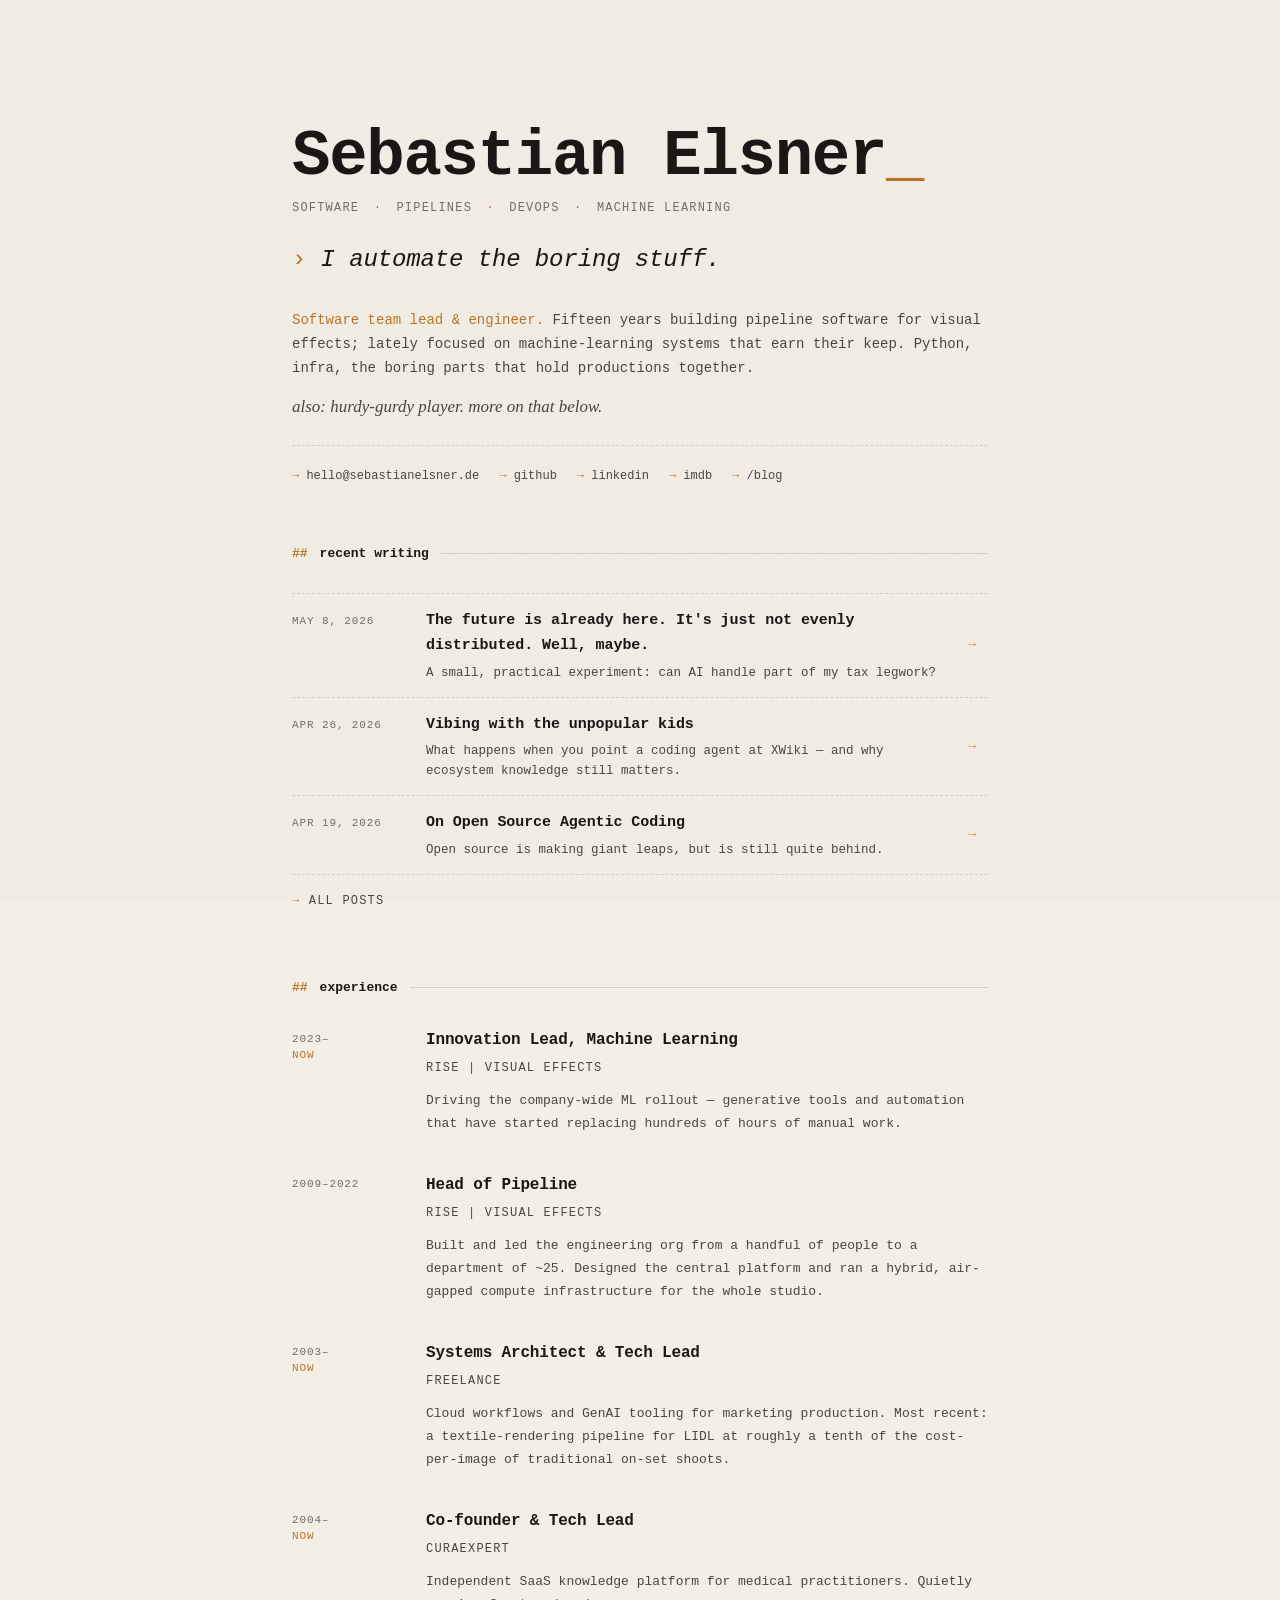
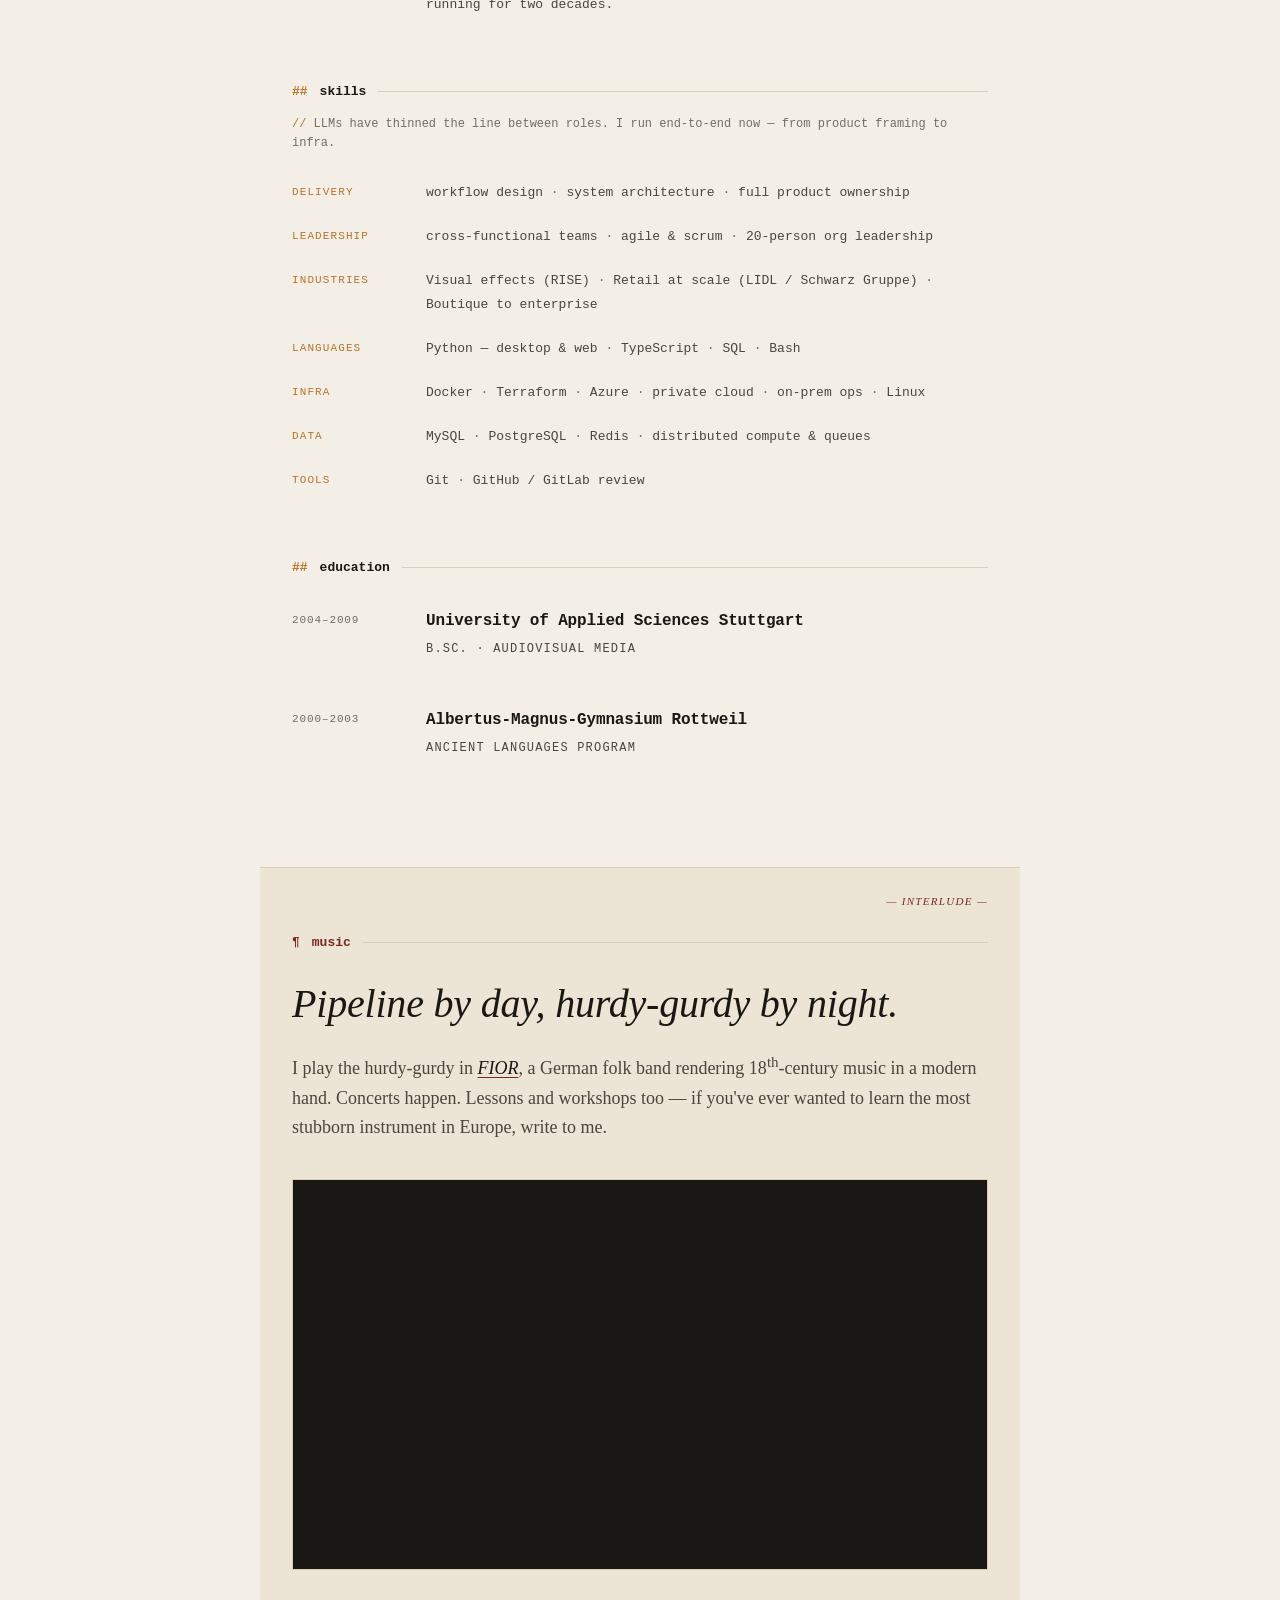
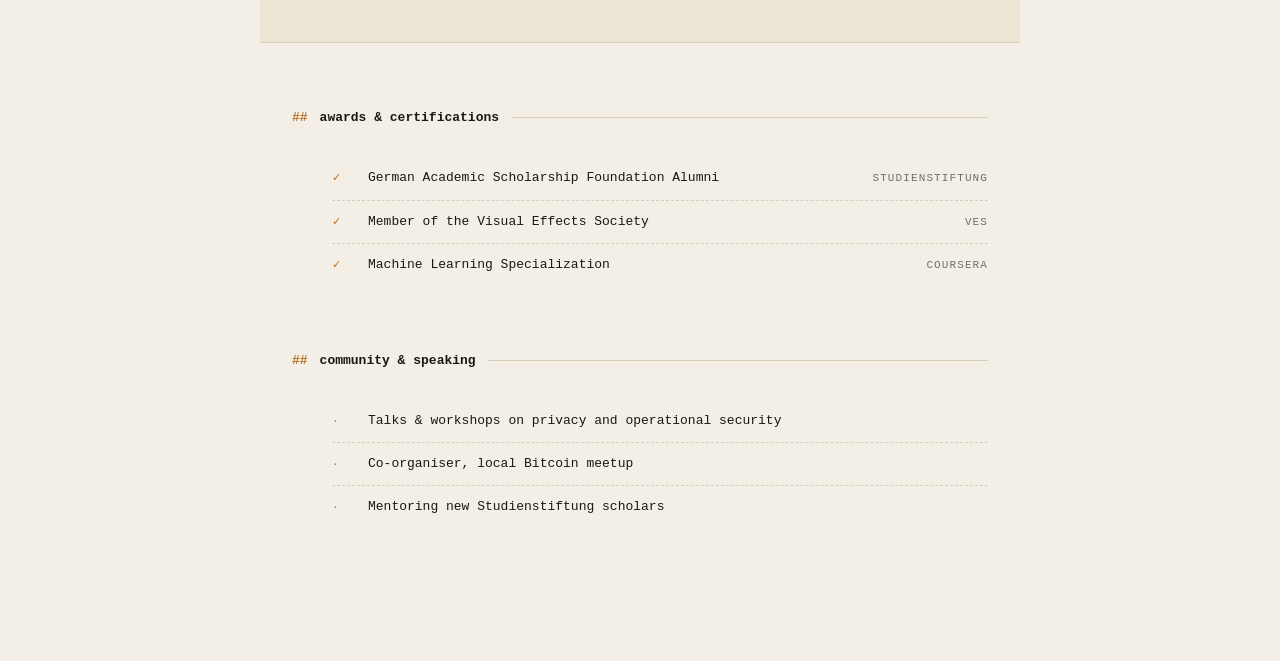
<file: index.html>
<!DOCTYPE html>
<html lang="en">
<head>
    <meta charset="utf-8" />
    <meta name="viewport" content="width=device-width, initial-scale=1" />
    <meta name="description" content="Sebastian Elsner — I automate the boring stuff. Software, PIPELINES, DevOps, machine learning. Fifteen years building production software at scale; now leading ML rollout." />
    <meta name="author" content="Sebastian Elsner" />
    <title>Sebastian Elsner — Innovation Lead, Machine Learning</title>
    <meta property="og:title" content="Sebastian Elsner — Innovation Lead, Machine Learning" />
    <meta property="og:description" content="I automate the boring stuff. Software, PIPELINES, DevOps, machine learning. Fifteen years building production software at scale; now leading ML rollout." />
    <meta property="og:type" content="website" />
    <meta property="og:url" content="https://sebastianelsner.de/" />
    <meta property="og:site_name" content="Sebastian Elsner" />
    <meta property="og:image" content="https://sebastianelsner.de/assets/img/og.png" />
    <meta property="og:image:width" content="2400" />
    <meta property="og:image:height" content="1260" />
    <meta property="og:image:alt" content="Sebastian Elsner — Innovation Lead, Machine Learning. I automate the boring stuff." />
    <meta name="twitter:card" content="summary_large_image" />
    <link rel="icon" type="image/svg+xml" href="assets/img/favicon.svg" />
    <link rel="icon" type="image/x-icon" href="assets/img/favicon.ico" />
    <link rel="apple-touch-icon" href="assets/img/apple-touch-icon.png" />
    <link rel="preconnect" href="https://fonts.bunny.net" />
    <link href="https://fonts.bunny.net/css?family=jetbrains-mono:400,500,700,400i&family=eb-garamond:400,400i,500i&display=swap" rel="stylesheet" />
    <link rel="stylesheet" href="css/notebook.css" />
    <!-- Umami analytics -->
    <script defer src="https://cloud.umami.is/script.js" data-website-id="73702148-36e0-4a0b-889e-6e1c29e062c0"></script>
</head>
<body>
    <main class="wrap">

        <section class="hero">
            <h1>Sebastian Elsner<span class="caret" aria-hidden="true">_</span></h1>
            <p class="pillars">Software <span class="sep" aria-hidden="true">·</span> PIPELINES <span class="sep" aria-hidden="true">·</span> DevOps <span class="sep" aria-hidden="true">·</span> Machine Learning</p>
            <p class="manifesto">I automate the boring stuff.</p>
            <p class="tag">
                <span class="accent">Software team lead &amp; engineer.</span>
                Fifteen years building pipeline software for visual effects;
                lately focused on machine&#8209;learning systems that earn their keep.
                Python, infra, the boring parts that hold productions together.
            </p>
            <p class="tag quiet">also: hurdy-gurdy player. more on that below.</p>
            <div class="links">
                <a href="mailto:hello@sebastianelsner.de">hello@sebastianelsner.de</a>
                <a href="https://github.com/sebastianelsner">github</a>
                <a href="https://www.linkedin.com/in/sebastian-elsner-90572021b">linkedin</a>
                <a href="https://www.imdb.com/de/name/nm2943313/">imdb</a>
                <a href="blog/">/blog</a>
            </div>
        </section>

        <section class="writing">
            <div class="sec-h">
                <span class="hash" aria-hidden="true">##</span>
                <h2 class="name">recent writing</h2>
                <span class="rule"></span>
            </div>

            <a class="post" href="blog/ai-and-my-taxes.html">
                <div class="when">May 8, 2026</div>
                <div class="body">
                    <h3>The future is already here. It's just not evenly distributed. Well, maybe.</h3>
                    <p>A small, practical experiment: can AI handle part of my tax legwork?</p>
                </div>
                <div class="arrow" aria-hidden="true">→</div>
            </a>

            <a class="post" href="blog/vibing-with-the-unpopular-kids.html">
                <div class="when">Apr 26, 2026</div>
                <div class="body">
                    <h3>Vibing with the unpopular kids</h3>
                    <p>What happens when you point a coding agent at XWiki — and why ecosystem knowledge still matters.</p>
                </div>
                <div class="arrow" aria-hidden="true">→</div>
            </a>

            <a class="post" href="blog/open-source-agentic-coding.html">
                <div class="when">Apr 19, 2026</div>
                <div class="body">
                    <h3>On Open Source Agentic Coding</h3>
                    <p>Open source is making giant leaps, but is still quite behind.</p>
                </div>
                <div class="arrow" aria-hidden="true">→</div>
            </a>

            <a class="all" href="blog/">all posts</a>
        </section>

        <section>
            <div class="sec-h">
                <span class="hash" aria-hidden="true">##</span>
                <h2 class="name">experience</h2>
                <span class="rule"></span>
            </div>

            <div class="entry">
                <div class="when">2023&ndash;<b>now</b></div>
                <div class="what">
                    <h3>Innovation Lead, Machine Learning</h3>
                    <div class="org">RISE | Visual Effects</div>
                    <p>Driving the company-wide ML rollout &mdash; generative tools and automation that have started replacing hundreds of hours of manual work.</p>
                </div>
            </div>

            <div class="entry">
                <div class="when">2009&ndash;2022</div>
                <div class="what">
                    <h3>Head of Pipeline</h3>
                    <div class="org">RISE | Visual Effects</div>
                    <p>Built and led the engineering org from a handful of people to a department of ~25. Designed the central platform and ran a hybrid, air-gapped compute infrastructure for the whole studio.</p>
                </div>
            </div>

            <div class="entry">
                <div class="when">2003&ndash;<b>now</b></div>
                <div class="what">
                    <h3>Systems Architect &amp; Tech Lead</h3>
                    <div class="org">Freelance</div>
                    <p>Cloud workflows and GenAI tooling for marketing production. Most recent: a textile-rendering pipeline for LIDL at roughly a tenth of the cost-per-image of traditional on-set shoots.</p>
                </div>
            </div>

            <div class="entry">
                <div class="when">2004&ndash;<b>now</b></div>
                <div class="what">
                    <h3>Co-founder &amp; Tech Lead</h3>
                    <div class="org">CuraExpert</div>
                    <p>Independent SaaS knowledge platform for medical practitioners. Quietly running for two decades.</p>
                </div>
            </div>
        </section>

        <section>
            <div class="sec-h">
                <span class="hash" aria-hidden="true">##</span>
                <h2 class="name">skills</h2>
                <span class="rule"></span>
            </div>

            <p class="skills-note"><span class="slash">//</span> LLMs have thinned the line between roles. I run end&#8209;to&#8209;end now &mdash; from product framing to infra.</p>

            <div class="skills">
                <div class="group">
                    <div class="label">delivery</div>
                    <div class="vals">
                        <span>workflow design</span>
                        <span>system architecture</span>
                        <span>full product ownership</span>
                    </div>
                </div>
                <div class="group">
                    <div class="label">leadership</div>
                    <div class="vals">
                        <span>cross-functional teams</span>
                        <span>agile &amp; scrum</span>
                        <span>20-person org leadership</span>
                    </div>
                </div>
                <div class="group">
                    <div class="label">industries</div>
                    <div class="vals">
                        <span>Visual effects (RISE)</span>
                        <span>Retail at scale (LIDL / Schwarz Gruppe)</span>
                        <span>Boutique to enterprise</span>
                    </div>
                </div>
                <div class="group">
                    <div class="label">languages</div>
                    <div class="vals">
                        <span>Python &mdash; desktop &amp; web</span>
                        <span>TypeScript</span>
                        <span>SQL</span>
                        <span>Bash</span>
                    </div>
                </div>
                <div class="group">
                    <div class="label">infra</div>
                    <div class="vals">
                        <span>Docker</span><span>Terraform</span><span>Azure</span>
                        <span>private cloud</span><span>on-prem ops</span><span>Linux</span>
                    </div>
                </div>
                <div class="group">
                    <div class="label">data</div>
                    <div class="vals">
                        <span>MySQL</span><span>PostgreSQL</span><span>Redis</span>
                        <span>distributed compute &amp; queues</span>
                    </div>
                </div>
                <div class="group">
                    <div class="label">tools</div>
                    <div class="vals">
                        <span>Git</span><span>GitHub / GitLab review</span>
                    </div>
                </div>
            </div>
        </section>

        <section>
            <div class="sec-h">
                <span class="hash" aria-hidden="true">##</span>
                <h2 class="name">education</h2>
                <span class="rule"></span>
            </div>

            <div class="entry">
                <div class="when">2004&ndash;2009</div>
                <div class="what">
                    <h3>University of Applied Sciences Stuttgart</h3>
                    <div class="org">B.Sc. · Audiovisual Media</div>
                </div>
            </div>
            <div class="entry">
                <div class="when">2000&ndash;2003</div>
                <div class="what">
                    <h3>Albertus-Magnus-Gymnasium Rottweil</h3>
                    <div class="org">Ancient Languages Program</div>
                </div>
            </div>
        </section>

        <section class="music">
            <div class="ornament">— interlude —</div>
            <div class="sec-h">
                <span class="hash" aria-hidden="true">&para;</span>
                <h2 class="name">music</h2>
                <span class="rule"></span>
            </div>
            <h2 class="display">Pipeline by day, <em>hurdy-gurdy</em> by night.</h2>
            <p>
                I play the hurdy&#8209;gurdy in <a href="https://fior-folk.de">FIOR</a>, a German folk band
                rendering 18<sup>th</sup>&#8209;century music in a modern hand. Concerts happen.
                Lessons and workshops too &mdash; if you've ever wanted to learn the most stubborn
                instrument in Europe, write to me.
            </p>
            <div class="iframe-wrap">
                <iframe src="https://www.youtube.com/embed/j2zvdJwaXWU?si=RM9jBUxu70o5RbLB"
                        title="FIOR — hurdy-gurdy" allowfullscreen></iframe>
            </div>
        </section>

        <section>
            <div class="sec-h">
                <span class="hash" aria-hidden="true">##</span>
                <h2 class="name">awards &amp; certifications</h2>
                <span class="rule"></span>
            </div>
            <ul class="awards">
                <li><span class="glyph" aria-hidden="true">✓</span><span>German Academic Scholarship Foundation Alumni</span><span class="yr">studienstiftung</span></li>
                <li><span class="glyph" aria-hidden="true">✓</span><span>Member of the Visual Effects Society</span><span class="yr">VES</span></li>
                <li><span class="glyph" aria-hidden="true">✓</span><span>Machine Learning Specialization</span><span class="yr">coursera</span></li>
            </ul>
        </section>

        <section>
            <div class="sec-h">
                <span class="hash" aria-hidden="true">##</span>
                <h2 class="name">community &amp; speaking</h2>
                <span class="rule"></span>
            </div>
            <ul class="awards">
                <li><span class="glyph" aria-hidden="true">·</span><span>Talks &amp; workshops on privacy and operational security</span></li>
                <li><span class="glyph" aria-hidden="true">·</span><span>Co-organiser, local Bitcoin meetup</span></li>
                <li><span class="glyph" aria-hidden="true">·</span><span>Mentoring new Studienstiftung scholars</span></li>
            </ul>
        </section>

    </main>
</body>
</html>
</file>
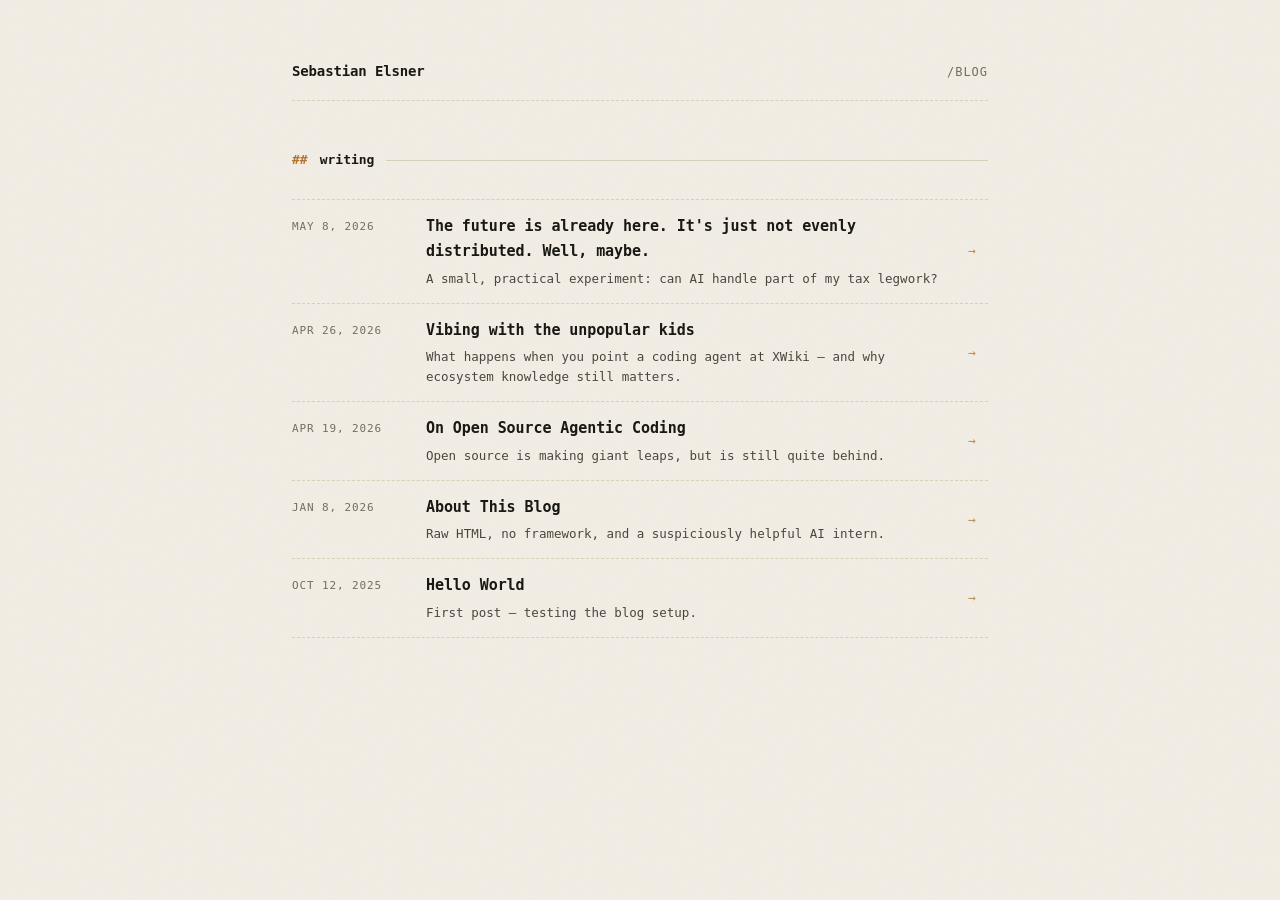
<file: blog/index.html>
<!DOCTYPE html>
<html lang="en">
<head>
    <meta charset="utf-8" />
    <meta name="viewport" content="width=device-width, initial-scale=1" />
    <meta name="description" content="Blog by Sebastian Elsner — software engineering, VFX pipeline work, machine learning, and the occasional hurdy-gurdy." />
    <title>Blog · Sebastian Elsner</title>
    <meta property="og:title" content="Blog · Sebastian Elsner" />
    <meta property="og:description" content="Software engineering, VFX pipeline work, machine learning, and the occasional hurdy-gurdy." />
    <meta property="og:type" content="website" />
    <meta property="og:url" content="https://sebastianelsner.de/blog/" />
    <meta property="og:site_name" content="Sebastian Elsner" />
    <meta property="og:image" content="https://sebastianelsner.de/assets/img/og.png" />
    <meta property="og:image:width" content="2400" />
    <meta property="og:image:height" content="1260" />
    <meta property="og:image:alt" content="Sebastian Elsner — Innovation Lead, Machine Learning. I automate the boring stuff." />
    <meta name="twitter:card" content="summary_large_image" />
    <link rel="icon" type="image/svg+xml" href="../assets/img/favicon.svg" />
    <link rel="icon" type="image/x-icon" href="../assets/img/favicon.ico" />
    <link rel="apple-touch-icon" href="../assets/img/apple-touch-icon.png" />
    <link rel="preconnect" href="https://fonts.bunny.net" />
    <link href="https://fonts.bunny.net/css?family=jetbrains-mono:400,500,700,400i&family=eb-garamond:400,400i,500i&display=swap" rel="stylesheet" />
    <link rel="stylesheet" href="../css/notebook.css" />
    <!-- Umami analytics -->
    <script defer src="https://cloud.umami.is/script.js" data-website-id="73702148-36e0-4a0b-889e-6e1c29e062c0"></script>
</head>
<body>
    <main class="wrap">

        <header class="site-header">
            <a class="home" href="../">Sebastian Elsner</a>
            <span class="crumb">/blog</span>
        </header>

        <section class="writing" style="margin-top: 0;">
            <div class="sec-h">
                <span class="hash" aria-hidden="true">##</span>
                <h2 class="name">writing</h2>
                <span class="rule"></span>
            </div>

            <a class="post" href="ai-and-my-taxes.html">
                <div class="when">May 8, 2026</div>
                <div class="body">
                    <h3>The future is already here. It's just not evenly distributed. Well, maybe.</h3>
                    <p>A small, practical experiment: can AI handle part of my tax legwork?</p>
                </div>
                <div class="arrow" aria-hidden="true">→</div>
            </a>

            <a class="post" href="vibing-with-the-unpopular-kids.html">
                <div class="when">Apr 26, 2026</div>
                <div class="body">
                    <h3>Vibing with the unpopular kids</h3>
                    <p>What happens when you point a coding agent at XWiki — and why ecosystem knowledge still matters.</p>
                </div>
                <div class="arrow" aria-hidden="true">→</div>
            </a>

            <a class="post" href="open-source-agentic-coding.html">
                <div class="when">Apr 19, 2026</div>
                <div class="body">
                    <h3>On Open Source Agentic Coding</h3>
                    <p>Open source is making giant leaps, but is still quite behind.</p>
                </div>
                <div class="arrow" aria-hidden="true">→</div>
            </a>

            <a class="post" href="about-this-blog.html">
                <div class="when">Jan 8, 2026</div>
                <div class="body">
                    <h3>About This Blog</h3>
                    <p>Raw HTML, no framework, and a suspiciously helpful AI intern.</p>
                </div>
                <div class="arrow" aria-hidden="true">→</div>
            </a>

            <a class="post" href="hello-world.html">
                <div class="when">Oct 12, 2025</div>
                <div class="body">
                    <h3>Hello World</h3>
                    <p>First post — testing the blog setup.</p>
                </div>
                <div class="arrow" aria-hidden="true">→</div>
            </a>
        </section>

    </main>
</body>
</html>
</file>
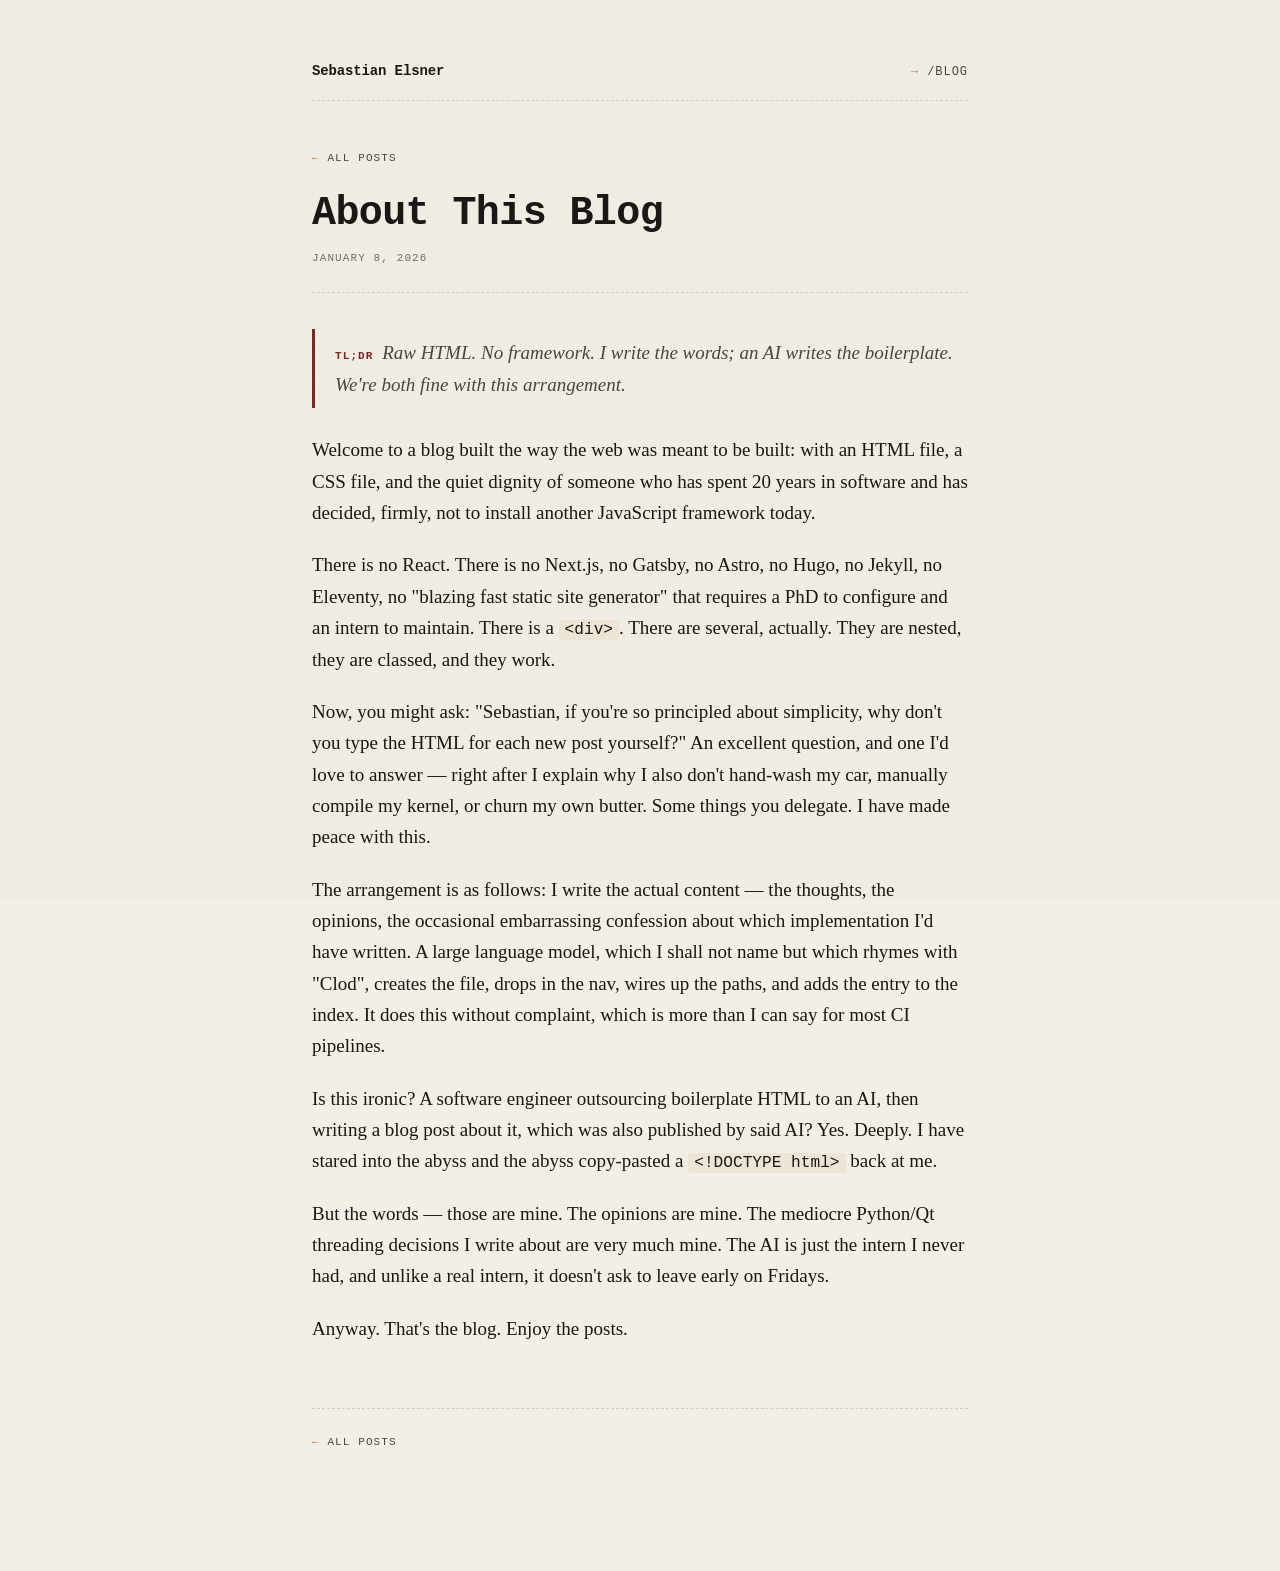
<file: blog/about-this-blog.html>
<!DOCTYPE html>
<html lang="en">
<head>
    <meta charset="utf-8" />
    <meta name="viewport" content="width=device-width, initial-scale=1" />
    <meta name="description" content="Raw HTML, no framework, and a suspiciously helpful AI intern — about this blog." />
    <title>About This Blog · Sebastian Elsner</title>
    <meta property="og:title" content="About This Blog" />
    <meta property="og:description" content="Raw HTML, no framework, and a suspiciously helpful AI intern." />
    <meta property="og:type" content="article" />
    <meta property="og:url" content="https://sebastianelsner.de/blog/about-this-blog.html" />
    <meta property="og:site_name" content="Sebastian Elsner" />
    <meta property="og:image" content="https://sebastianelsner.de/assets/img/og-about-this-blog.png" />
    <meta property="og:image:width" content="2400" />
    <meta property="og:image:height" content="1260" />
    <meta property="og:image:alt" content="About This Blog — Sebastian Elsner, January 8, 2026" />
    <meta name="twitter:card" content="summary_large_image" />
    <link rel="icon" type="image/svg+xml" href="../assets/img/favicon.svg" />
    <link rel="icon" type="image/x-icon" href="../assets/img/favicon.ico" />
    <link rel="apple-touch-icon" href="../assets/img/apple-touch-icon.png" />
    <link rel="preconnect" href="https://fonts.bunny.net" />
    <link href="https://fonts.bunny.net/css?family=jetbrains-mono:400,500,700,400i&family=eb-garamond:400,400i,500i&display=swap" rel="stylesheet" />
    <link rel="stylesheet" href="../css/notebook.css" />
    <!-- Umami analytics -->
    <script defer src="https://cloud.umami.is/script.js" data-website-id="73702148-36e0-4a0b-889e-6e1c29e062c0"></script>
</head>
<body>
    <main class="wrap">
        <header class="site-header">
            <a class="home" href="../">Sebastian Elsner</a>
            <span class="crumb"><a href="./">/blog</a></span>
        </header>

        <article class="post-article">
            <div class="post-back"><a href="./">all posts</a></div>
            <h1>About This Blog</h1>
            <div class="post-meta">January 8, 2026</div>

            <div class="body">
                <p class="tldr"><strong>TL;DR</strong> Raw HTML. No framework. I write the words; an AI writes the boilerplate. We're both fine with this arrangement.</p>

                <p>Welcome to a blog built the way the web was meant to be built: with an HTML file, a CSS file, and the quiet dignity of someone who has spent 20 years in software and has decided, firmly, not to install another JavaScript framework today.</p>

                <p>There is no React. There is no Next.js, no Gatsby, no Astro, no Hugo, no Jekyll, no Eleventy, no "blazing fast static site generator" that requires a PhD to configure and an intern to maintain. There is a <code>&lt;div&gt;</code>. There are several, actually. They are nested, they are classed, and they work.</p>

                <p>Now, you might ask: "Sebastian, if you're so principled about simplicity, why don't you type the HTML for each new post yourself?" An excellent question, and one I'd love to answer — right after I explain why I also don't hand-wash my car, manually compile my kernel, or churn my own butter. Some things you delegate. I have made peace with this.</p>

                <p>The arrangement is as follows: I write the actual content — the thoughts, the opinions, the occasional embarrassing confession about which implementation I'd have written. A large language model, which I shall not name but which rhymes with "Clod", creates the file, drops in the nav, wires up the paths, and adds the entry to the index. It does this without complaint, which is more than I can say for most CI pipelines.</p>

                <p>Is this ironic? A software engineer outsourcing boilerplate HTML to an AI, then writing a blog post about it, which was also published by said AI? Yes. Deeply. I have stared into the abyss and the abyss copy-pasted a <code>&lt;!DOCTYPE html&gt;</code> back at me.</p>

                <p>But the words — those are mine. The opinions are mine. The mediocre Python/Qt threading decisions I write about are very much mine. The AI is just the intern I never had, and unlike a real intern, it doesn't ask to leave early on Fridays.</p>

                <p>Anyway. That's the blog. Enjoy the posts.</p>
            </div>

            <div class="post-end"><a href="./">all posts</a></div>
        </article>
    </main>
</body>
</html>
</file>
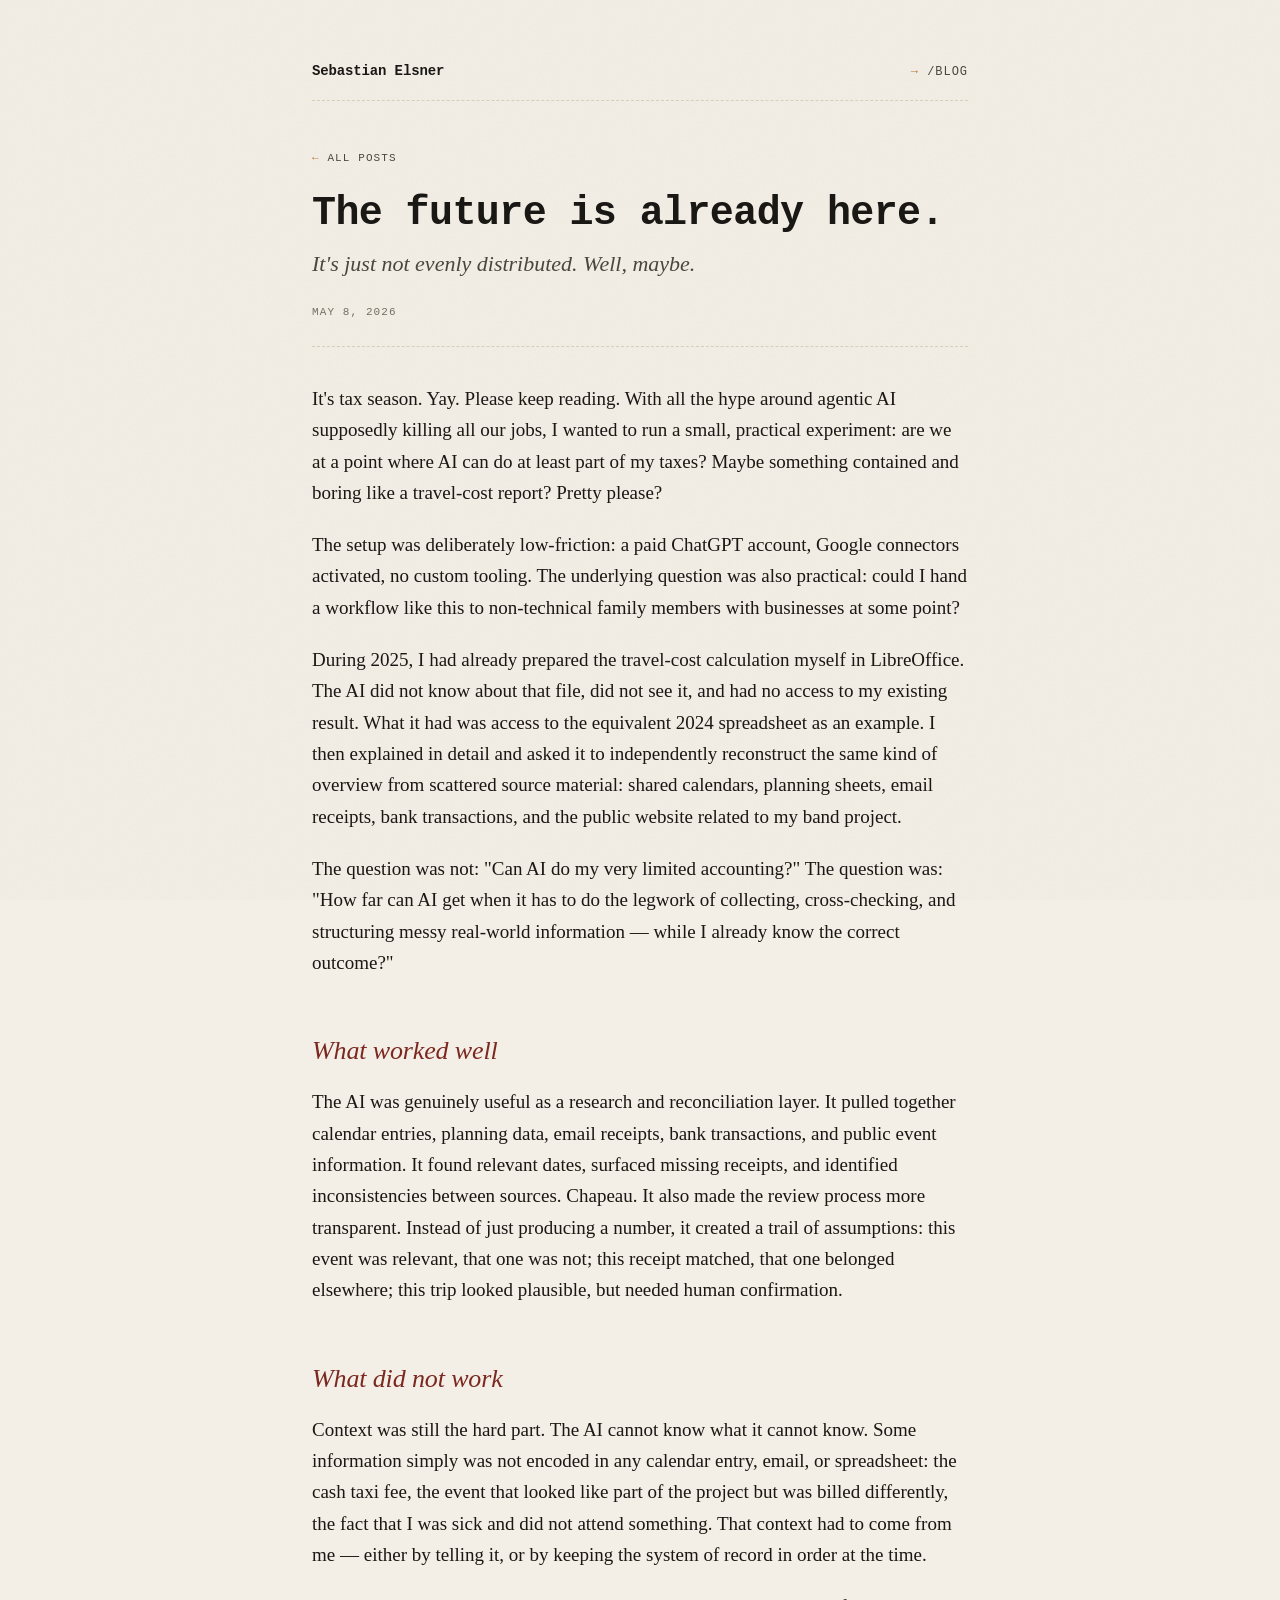
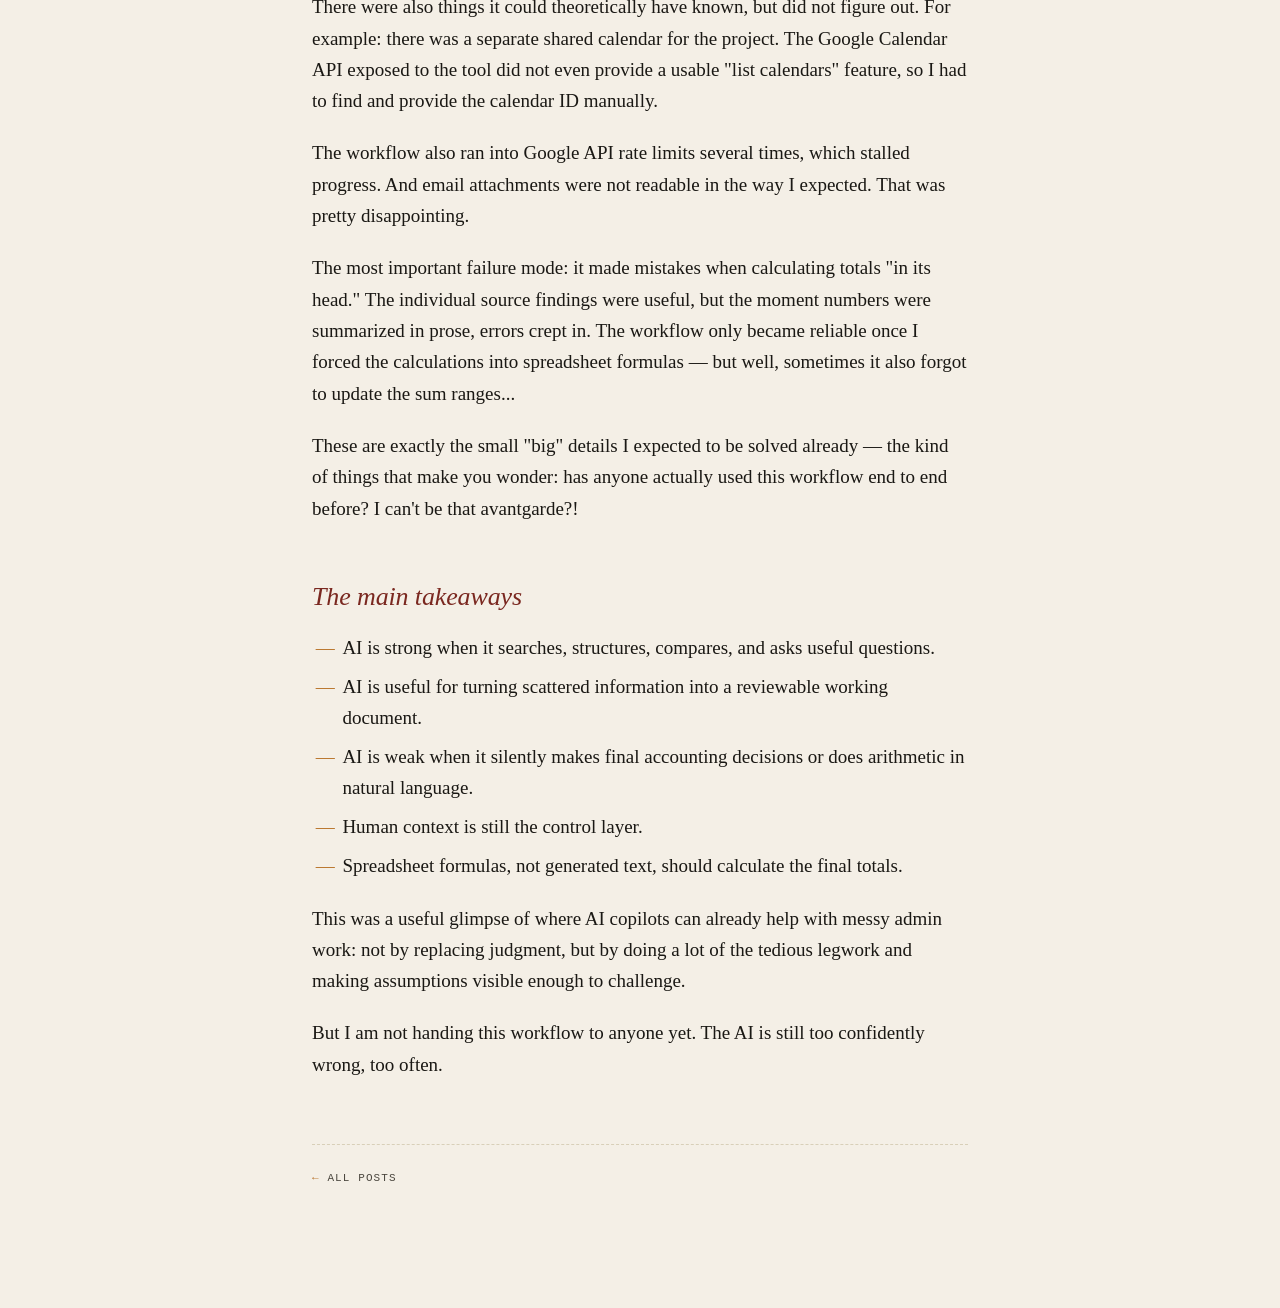
<file: blog/ai-and-my-taxes.html>
<!DOCTYPE html>
<html lang="en">
<head>
    <meta charset="utf-8" />
    <meta name="viewport" content="width=device-width, initial-scale=1" />
    <meta name="description" content="A small, practical experiment: can AI handle part of my tax legwork? Where agentic-AI hype meets actual messy admin work — what worked, what failed, where humans still hold the line." />
    <title>The future is already here. It's just not evenly distributed. · Sebastian Elsner</title>
    <meta property="og:title" content="The future is already here. It's just not evenly distributed. Well, maybe." />
    <meta property="og:description" content="A small, practical experiment: can AI handle part of my tax legwork? Where agentic-AI hype meets actual messy admin work — what worked, what failed, where humans still hold the line." />
    <meta property="og:type" content="article" />
    <meta property="og:url" content="https://sebastianelsner.de/blog/ai-and-my-taxes.html" />
    <meta property="og:site_name" content="Sebastian Elsner" />
    <meta property="og:image" content="https://sebastianelsner.de/assets/img/og-ai-and-my-taxes.png" />
    <meta property="og:image:width" content="2400" />
    <meta property="og:image:height" content="1260" />
    <meta property="og:image:alt" content="The future is already here. It's just not evenly distributed. Well, maybe. — Sebastian Elsner, May 8, 2026" />
    <meta name="twitter:card" content="summary_large_image" />
    <link rel="icon" type="image/svg+xml" href="../assets/img/favicon.svg" />
    <link rel="icon" type="image/x-icon" href="../assets/img/favicon.ico" />
    <link rel="apple-touch-icon" href="../assets/img/apple-touch-icon.png" />
    <link rel="preconnect" href="https://fonts.bunny.net" />
    <link href="https://fonts.bunny.net/css?family=jetbrains-mono:400,500,700,400i&family=eb-garamond:400,400i,500i&display=swap" rel="stylesheet" />
    <link rel="stylesheet" href="../css/notebook.css" />
    <!-- Umami analytics -->
    <script defer src="https://cloud.umami.is/script.js" data-website-id="73702148-36e0-4a0b-889e-6e1c29e062c0"></script>
</head>
<body>
    <main class="wrap">
        <header class="site-header">
            <a class="home" href="../">Sebastian Elsner</a>
            <span class="crumb"><a href="./">/blog</a></span>
        </header>

        <article class="post-article">
            <div class="post-back"><a href="./">all posts</a></div>
            <h1>The future is already here.</h1>
            <p class="dek">It's just not evenly distributed. Well, maybe.</p>
            <div class="post-meta">May 8, 2026</div>

            <div class="body">
                <p>It's tax season. Yay. Please keep reading. With all the hype around agentic AI supposedly killing all our jobs, I wanted to run a small, practical experiment: are we at a point where AI can do at least part of my taxes? Maybe something contained and boring like a travel-cost report? Pretty please?</p>

                <p>The setup was deliberately low-friction: a paid ChatGPT account, Google connectors activated, no custom tooling. The underlying question was also practical: could I hand a workflow like this to non-technical family members with businesses at some point?</p>

                <p>During 2025, I had already prepared the travel-cost calculation myself in LibreOffice. The AI did not know about that file, did not see it, and had no access to my existing result. What it had was access to the equivalent 2024 spreadsheet as an example. I then explained in detail and asked it to independently reconstruct the same kind of overview from scattered source material: shared calendars, planning sheets, email receipts, bank transactions, and the public website related to my band project.</p>

                <p>The question was not: "Can AI do my very limited accounting?" The question was: "How far can AI get when it has to do the legwork of collecting, cross-checking, and structuring messy real-world information &mdash; while I already know the correct outcome?"</p>

                <h2>What worked well</h2>

                <p>The AI was genuinely useful as a research and reconciliation layer. It pulled together calendar entries, planning data, email receipts, bank transactions, and public event information. It found relevant dates, surfaced missing receipts, and identified inconsistencies between sources. Chapeau. It also made the review process more transparent. Instead of just producing a number, it created a trail of assumptions: this event was relevant, that one was not; this receipt matched, that one belonged elsewhere; this trip looked plausible, but needed human confirmation.</p>

                <h2>What did not work</h2>

                <p>Context was still the hard part. The AI cannot know what it cannot know. Some information simply was not encoded in any calendar entry, email, or spreadsheet: the cash taxi fee, the event that looked like part of the project but was billed differently, the fact that I was sick and did not attend something. That context had to come from me &mdash; either by telling it, or by keeping the system of record in order at the time.</p>

                <p>There were also things it could theoretically have known, but did not figure out. For example: there was a separate shared calendar for the project. The Google Calendar API exposed to the tool did not even provide a usable "list calendars" feature, so I had to find and provide the calendar ID manually.</p>

                <p>The workflow also ran into Google API rate limits several times, which stalled progress. And email attachments were not readable in the way I expected. That was pretty disappointing.</p>

                <p>The most important failure mode: it made mistakes when calculating totals "in its head." The individual source findings were useful, but the moment numbers were summarized in prose, errors crept in. The workflow only became reliable once I forced the calculations into spreadsheet formulas &mdash; but well, sometimes it also forgot to update the sum ranges...</p>

                <p>These are exactly the small "big" details I expected to be solved already &mdash; the kind of things that make you wonder: has anyone actually used this workflow end to end before? I can't be that avantgarde?!</p>

                <h2>The main takeaways</h2>

                <ul>
                    <li>AI is strong when it searches, structures, compares, and asks useful questions.</li>
                    <li>AI is useful for turning scattered information into a reviewable working document.</li>
                    <li>AI is weak when it silently makes final accounting decisions or does arithmetic in natural language.</li>
                    <li>Human context is still the control layer.</li>
                    <li>Spreadsheet formulas, not generated text, should calculate the final totals.</li>
                </ul>

                <p>This was a useful glimpse of where AI copilots can already help with messy admin work: not by replacing judgment, but by doing a lot of the tedious legwork and making assumptions visible enough to challenge.</p>

                <p>But I am not handing this workflow to anyone yet. The AI is still too confidently wrong, too often.</p>
            </div>

            <div class="post-end"><a href="./">all posts</a></div>
        </article>
    </main>
</body>
</html>
</file>
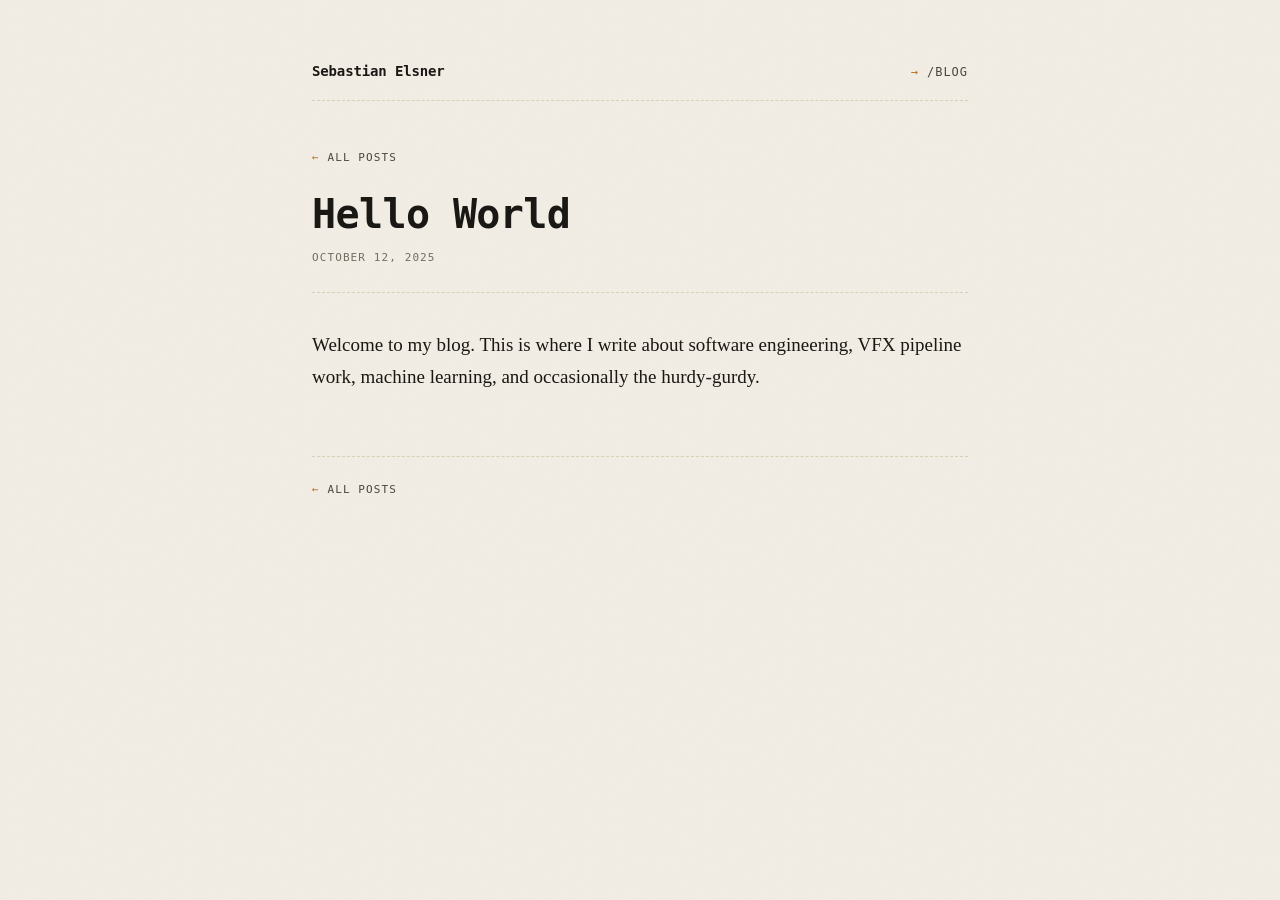
<file: blog/hello-world.html>
<!DOCTYPE html>
<html lang="en">
<head>
    <meta charset="utf-8" />
    <meta name="viewport" content="width=device-width, initial-scale=1" />
    <meta name="description" content="Hello World — first post on Sebastian Elsner's blog." />
    <title>Hello World · Sebastian Elsner</title>
    <meta property="og:title" content="Hello World" />
    <meta property="og:description" content="First post — testing the blog setup." />
    <meta property="og:type" content="article" />
    <meta property="og:url" content="https://sebastianelsner.de/blog/hello-world.html" />
    <meta property="og:site_name" content="Sebastian Elsner" />
    <meta property="og:image" content="https://sebastianelsner.de/assets/img/og-hello-world.png" />
    <meta property="og:image:width" content="2400" />
    <meta property="og:image:height" content="1260" />
    <meta property="og:image:alt" content="Hello World — Sebastian Elsner, October 12, 2025" />
    <meta name="twitter:card" content="summary_large_image" />
    <link rel="icon" type="image/svg+xml" href="../assets/img/favicon.svg" />
    <link rel="icon" type="image/x-icon" href="../assets/img/favicon.ico" />
    <link rel="apple-touch-icon" href="../assets/img/apple-touch-icon.png" />
    <link rel="preconnect" href="https://fonts.bunny.net" />
    <link href="https://fonts.bunny.net/css?family=jetbrains-mono:400,500,700,400i&family=eb-garamond:400,400i,500i&display=swap" rel="stylesheet" />
    <link rel="stylesheet" href="../css/notebook.css" />
    <!-- Umami analytics -->
    <script defer src="https://cloud.umami.is/script.js" data-website-id="73702148-36e0-4a0b-889e-6e1c29e062c0"></script>
</head>
<body>
    <main class="wrap">
        <header class="site-header">
            <a class="home" href="../">Sebastian Elsner</a>
            <span class="crumb"><a href="./">/blog</a></span>
        </header>

        <article class="post-article">
            <div class="post-back"><a href="./">all posts</a></div>
            <h1>Hello World</h1>
            <div class="post-meta">October 12, 2025</div>

            <div class="body">
                <p>Welcome to my blog. This is where I write about software engineering, VFX pipeline work, machine learning, and occasionally the hurdy-gurdy.</p>
            </div>

            <div class="post-end"><a href="./">all posts</a></div>
        </article>
    </main>
</body>
</html>
</file>
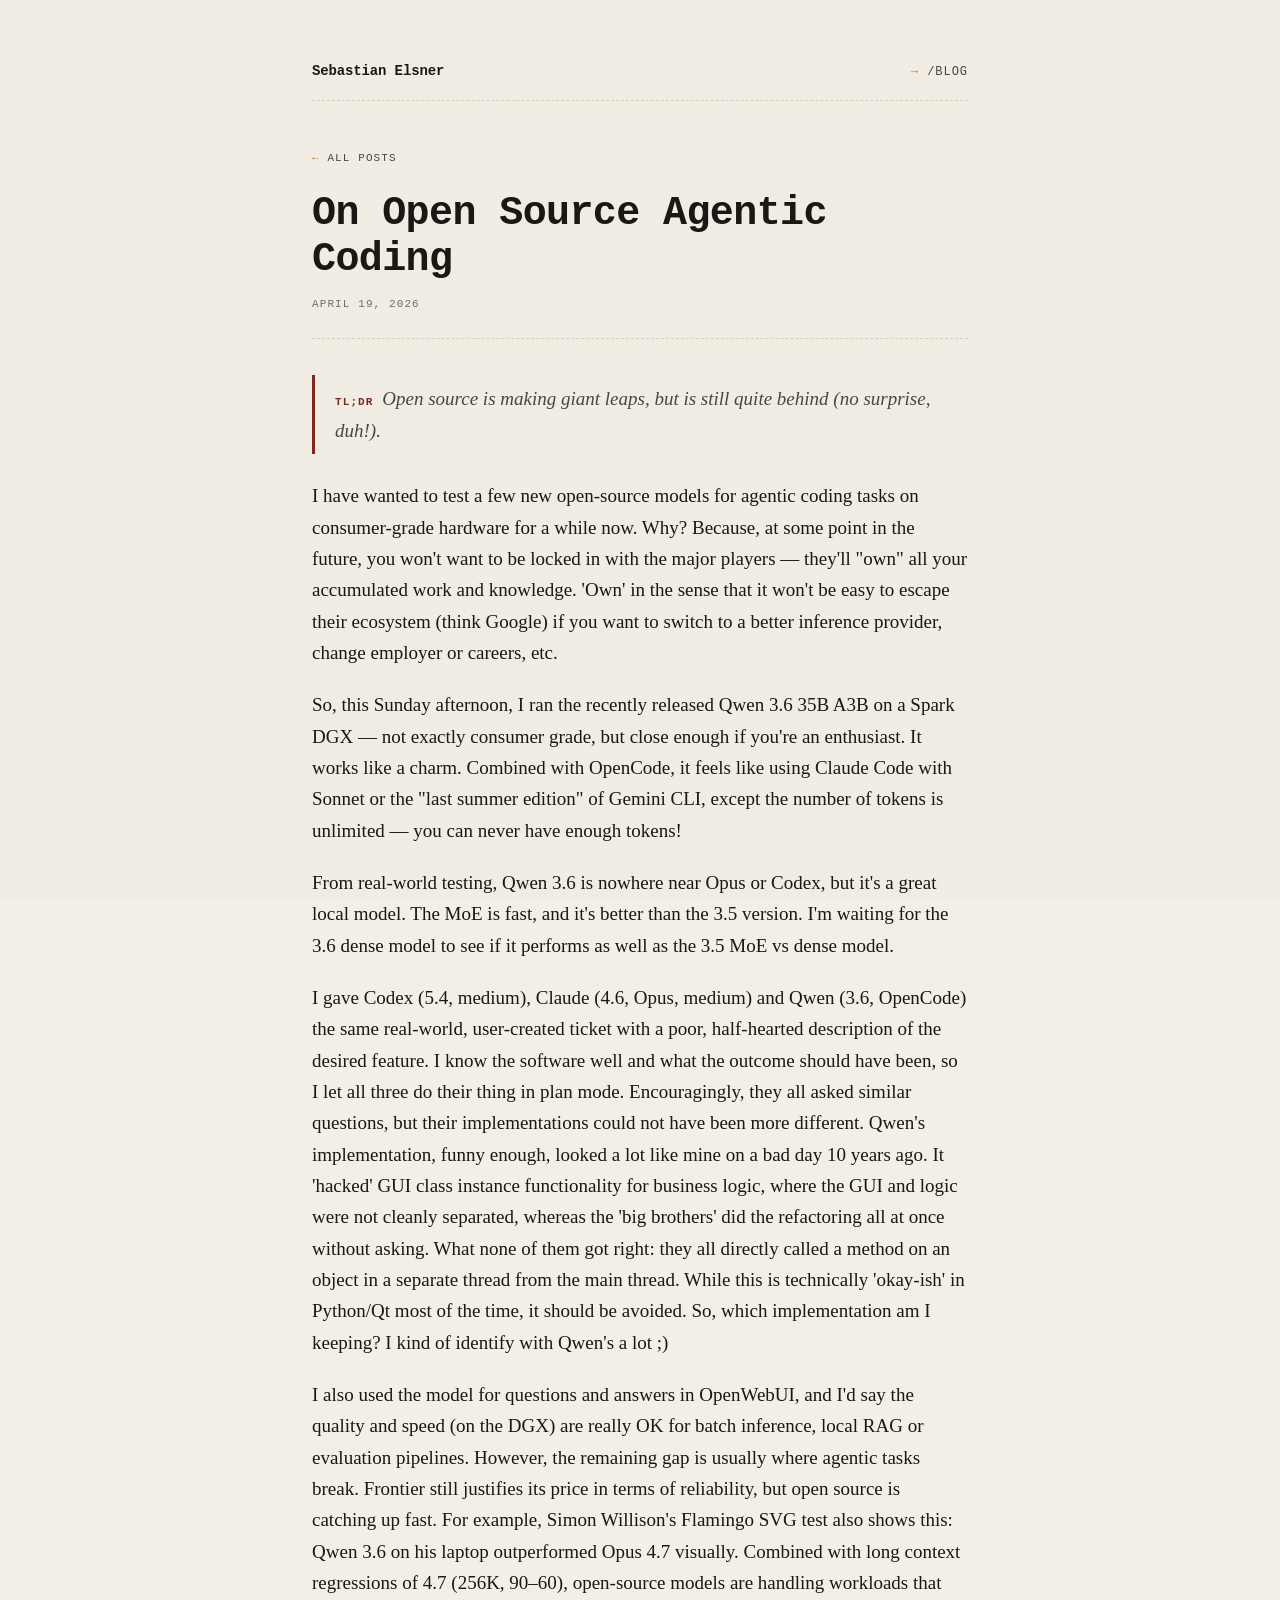
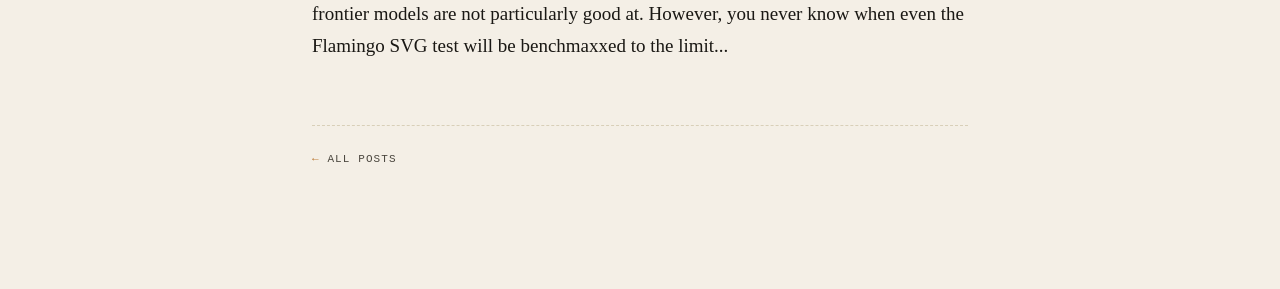
<file: blog/open-source-agentic-coding.html>
<!DOCTYPE html>
<html lang="en">
<head>
    <meta charset="utf-8" />
    <meta name="viewport" content="width=device-width, initial-scale=1" />
    <meta name="description" content="Open source is making giant leaps, but is still quite behind. Testing Qwen 3.6 against Codex and Claude." />
    <title>On Open Source Agentic Coding · Sebastian Elsner</title>
    <meta property="og:title" content="On Open Source Agentic Coding" />
    <meta property="og:description" content="Open source is making giant leaps, but is still quite behind." />
    <meta property="og:type" content="article" />
    <meta property="og:url" content="https://sebastianelsner.de/blog/open-source-agentic-coding.html" />
    <meta property="og:site_name" content="Sebastian Elsner" />
    <meta property="og:image" content="https://sebastianelsner.de/assets/img/og-open-source-agentic-coding.png" />
    <meta property="og:image:width" content="2400" />
    <meta property="og:image:height" content="1260" />
    <meta property="og:image:alt" content="On Open Source Agentic Coding — Sebastian Elsner, April 19, 2026" />
    <meta name="twitter:card" content="summary_large_image" />
    <link rel="icon" type="image/svg+xml" href="../assets/img/favicon.svg" />
    <link rel="icon" type="image/x-icon" href="../assets/img/favicon.ico" />
    <link rel="apple-touch-icon" href="../assets/img/apple-touch-icon.png" />
    <link rel="preconnect" href="https://fonts.bunny.net" />
    <link href="https://fonts.bunny.net/css?family=jetbrains-mono:400,500,700,400i&family=eb-garamond:400,400i,500i&display=swap" rel="stylesheet" />
    <link rel="stylesheet" href="../css/notebook.css" />
    <!-- Umami analytics -->
    <script defer src="https://cloud.umami.is/script.js" data-website-id="73702148-36e0-4a0b-889e-6e1c29e062c0"></script>
</head>
<body>
    <main class="wrap">
        <header class="site-header">
            <a class="home" href="../">Sebastian Elsner</a>
            <span class="crumb"><a href="./">/blog</a></span>
        </header>

        <article class="post-article">
            <div class="post-back"><a href="./">all posts</a></div>
            <h1>On Open Source Agentic Coding</h1>
            <div class="post-meta">April 19, 2026</div>

            <div class="body">
                <p class="tldr"><strong>TL;DR</strong> Open source is making giant leaps, but is still quite behind (no surprise, duh!).</p>

                <p>I have wanted to test a few new open-source models for agentic coding tasks on consumer-grade hardware for a while now. Why? Because, at some point in the future, you won't want to be locked in with the major players — they'll "own" all your accumulated work and knowledge. 'Own' in the sense that it won't be easy to escape their ecosystem (think Google) if you want to switch to a better inference provider, change employer or careers, etc.</p>

                <p>So, this Sunday afternoon, I ran the recently released Qwen 3.6 35B A3B on a Spark DGX — not exactly consumer grade, but close enough if you're an enthusiast. It works like a charm. Combined with OpenCode, it feels like using Claude Code with Sonnet or the "last summer edition" of Gemini CLI, except the number of tokens is unlimited — you can never have enough tokens!</p>

                <p>From real-world testing, Qwen 3.6 is nowhere near Opus or Codex, but it's a great local model. The MoE is fast, and it's better than the 3.5 version. I'm waiting for the 3.6 dense model to see if it performs as well as the 3.5 MoE vs dense model.</p>

                <p>I gave Codex (5.4, medium), Claude (4.6, Opus, medium) and Qwen (3.6, OpenCode) the same real-world, user-created ticket with a poor, half-hearted description of the desired feature. I know the software well and what the outcome should have been, so I let all three do their thing in plan mode. Encouragingly, they all asked similar questions, but their implementations could not have been more different. Qwen's implementation, funny enough, looked a lot like mine on a bad day 10 years ago. It 'hacked' GUI class instance functionality for business logic, where the GUI and logic were not cleanly separated, whereas the 'big brothers' did the refactoring all at once without asking. What none of them got right: they all directly called a method on an object in a separate thread from the main thread. While this is technically 'okay-ish' in Python/Qt most of the time, it should be avoided. So, which implementation am I keeping? I kind of identify with Qwen's a lot ;)</p>

                <p>I also used the model for questions and answers in OpenWebUI, and I'd say the quality and speed (on the DGX) are really OK for batch inference, local RAG or evaluation pipelines. However, the remaining gap is usually where agentic tasks break. Frontier still justifies its price in terms of reliability, but open source is catching up fast. For example, Simon Willison's Flamingo SVG test also shows this: Qwen 3.6 on his laptop outperformed Opus 4.7 visually. Combined with long context regressions of 4.7 (256K, 90–60), open-source models are handling workloads that frontier models are not particularly good at. However, you never know when even the Flamingo SVG test will be benchmaxxed to the limit...</p>
            </div>

            <div class="post-end"><a href="./">all posts</a></div>
        </article>
    </main>
</body>
</html>
</file>
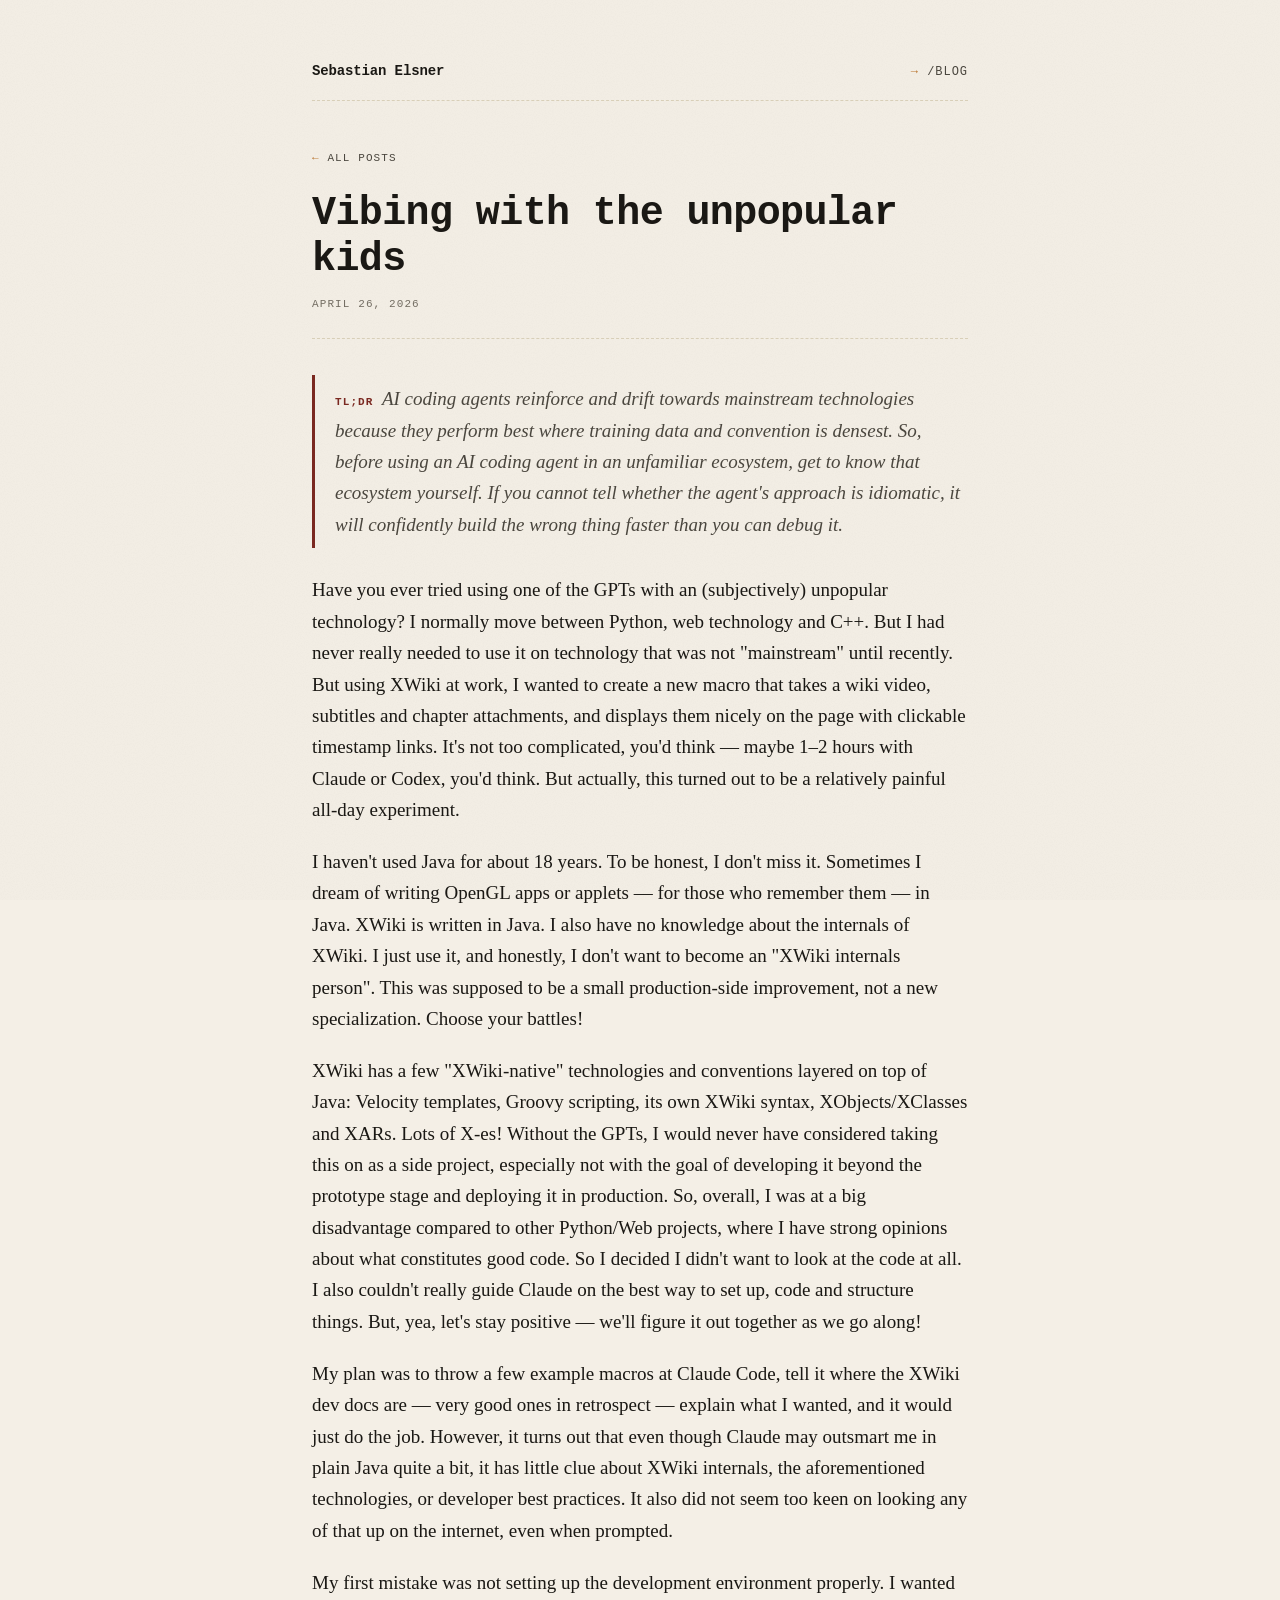
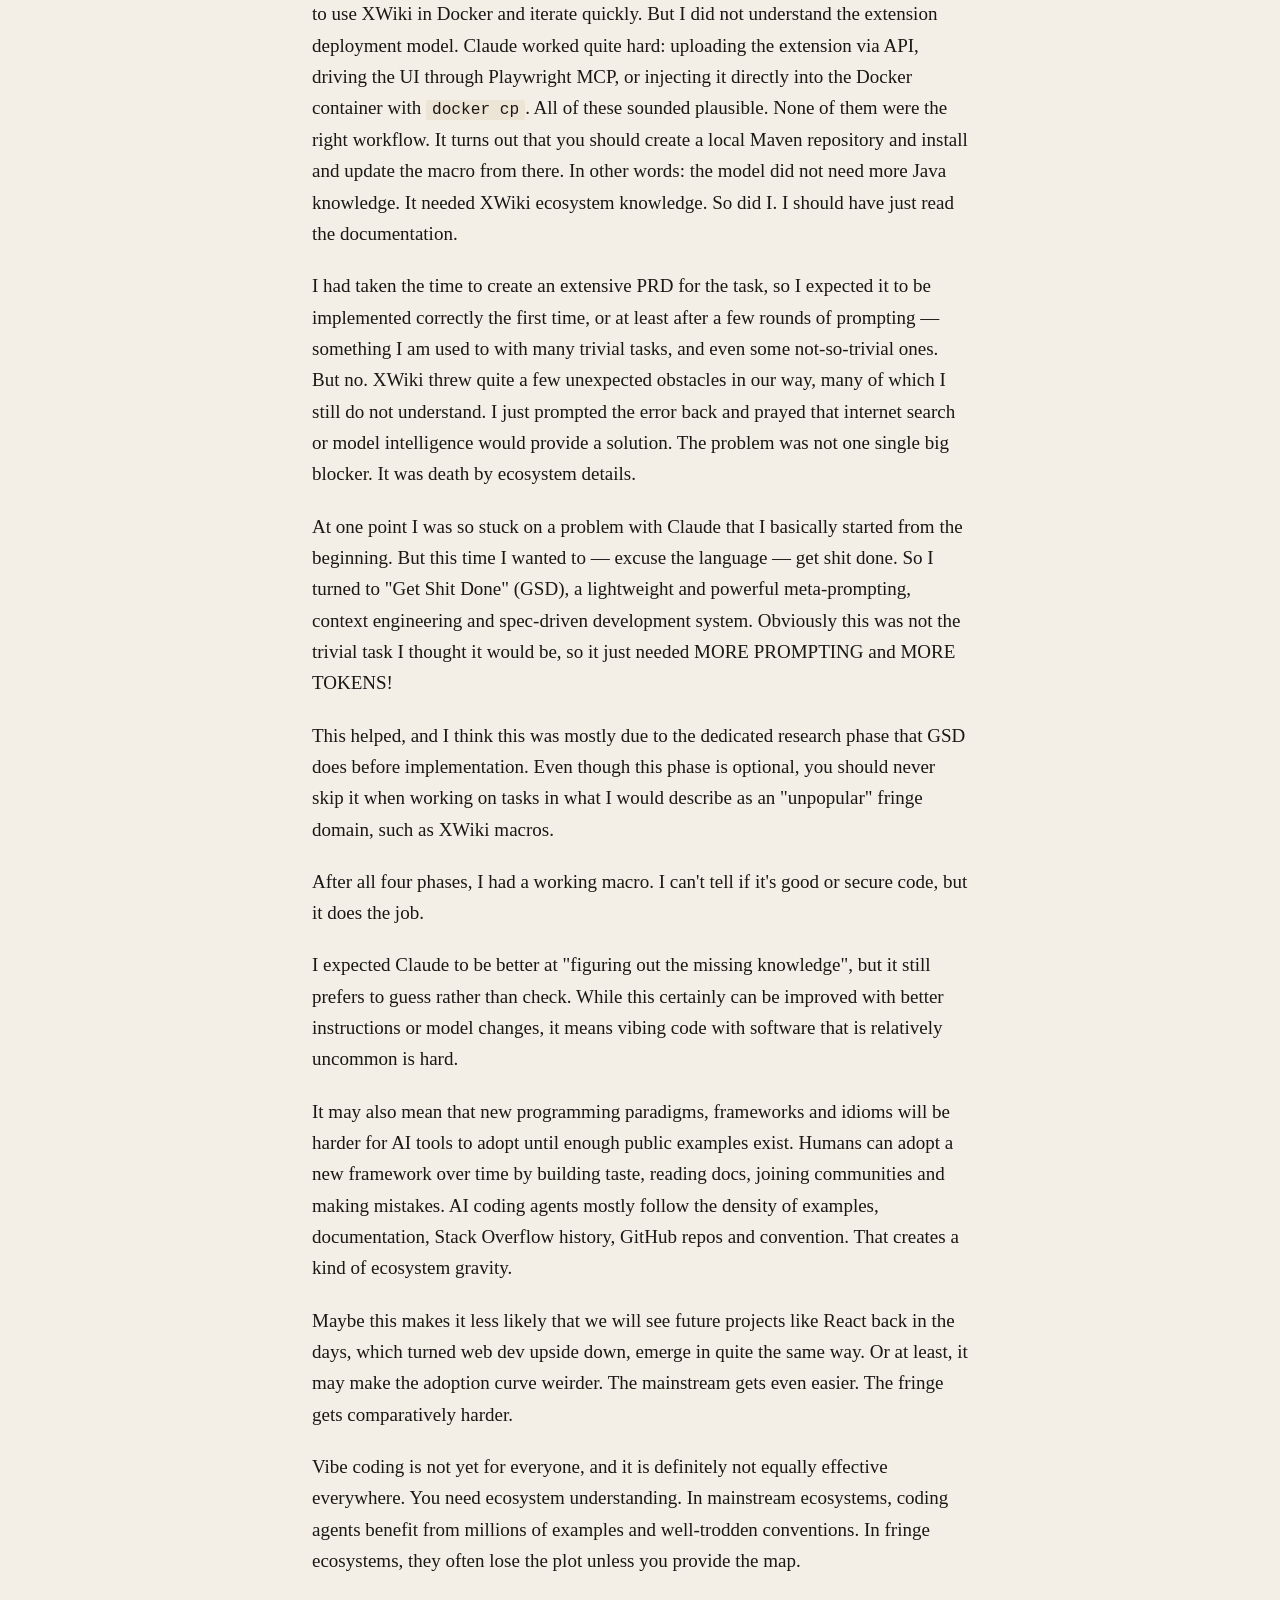
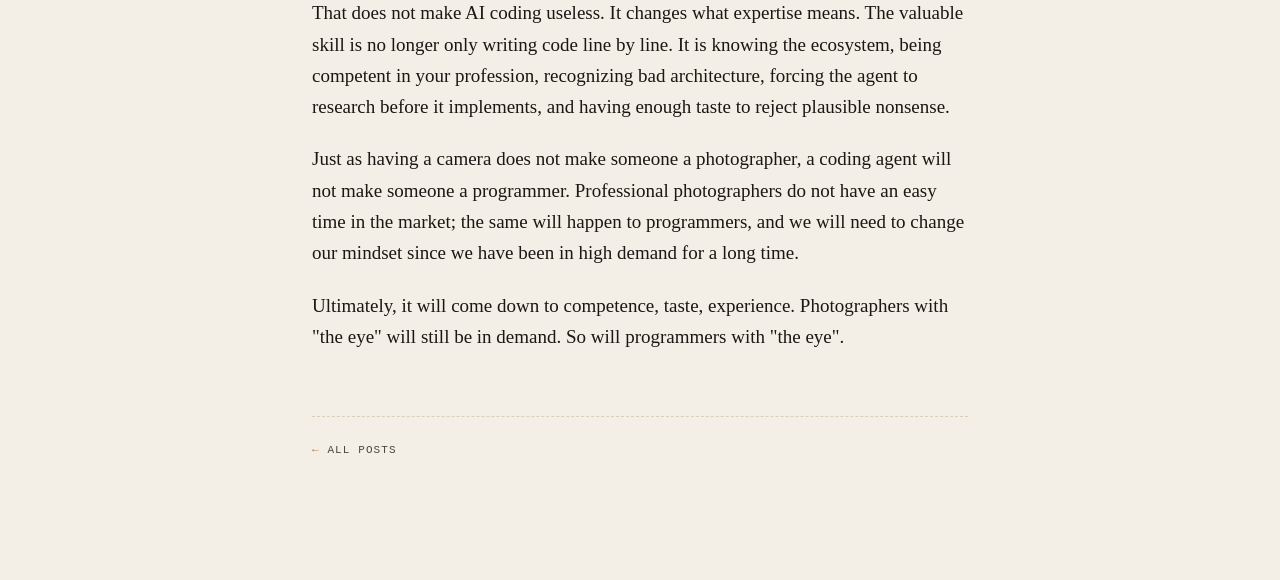
<file: blog/vibing-with-the-unpopular-kids.html>
<!DOCTYPE html>
<html lang="en">
<head>
    <meta charset="utf-8" />
    <meta name="viewport" content="width=device-width, initial-scale=1" />
    <meta name="description" content="What happens when you point a coding agent at XWiki — and why ecosystem knowledge still matters." />
    <title>Vibing with the unpopular kids · Sebastian Elsner</title>
    <meta property="og:title" content="Vibing with the unpopular kids" />
    <meta property="og:description" content="What happens when you point a coding agent at XWiki — and why ecosystem knowledge still matters." />
    <meta property="og:type" content="article" />
    <meta property="og:url" content="https://sebastianelsner.de/blog/vibing-with-the-unpopular-kids.html" />
    <meta property="og:site_name" content="Sebastian Elsner" />
    <meta property="og:image" content="https://sebastianelsner.de/assets/img/og-vibing-with-the-unpopular-kids.png" />
    <meta property="og:image:width" content="2400" />
    <meta property="og:image:height" content="1260" />
    <meta property="og:image:alt" content="Vibing with the unpopular kids — Sebastian Elsner, April 26, 2026" />
    <meta name="twitter:card" content="summary_large_image" />
    <link rel="icon" type="image/svg+xml" href="../assets/img/favicon.svg" />
    <link rel="icon" type="image/x-icon" href="../assets/img/favicon.ico" />
    <link rel="apple-touch-icon" href="../assets/img/apple-touch-icon.png" />
    <link rel="preconnect" href="https://fonts.bunny.net" />
    <link href="https://fonts.bunny.net/css?family=jetbrains-mono:400,500,700,400i&family=eb-garamond:400,400i,500i&display=swap" rel="stylesheet" />
    <link rel="stylesheet" href="../css/notebook.css" />
    <!-- Umami analytics -->
    <script defer src="https://cloud.umami.is/script.js" data-website-id="73702148-36e0-4a0b-889e-6e1c29e062c0"></script>
</head>
<body>
    <main class="wrap">
        <header class="site-header">
            <a class="home" href="../">Sebastian Elsner</a>
            <span class="crumb"><a href="./">/blog</a></span>
        </header>

        <article class="post-article">
            <div class="post-back"><a href="./">all posts</a></div>
            <h1>Vibing with the unpopular kids</h1>
            <div class="post-meta">April 26, 2026</div>

            <div class="body">
                <p class="tldr"><strong>TL;DR</strong> AI coding agents reinforce and drift towards mainstream technologies because they perform best where training data and convention is densest. So, before using an AI coding agent in an unfamiliar ecosystem, get to know that ecosystem yourself. If you cannot tell whether the agent's approach is idiomatic, it will confidently build the wrong thing faster than you can debug it.</p>

                <p>Have you ever tried using one of the GPTs with an (subjectively) unpopular technology? I normally move between Python, web technology and C++. But I had never really needed to use it on technology that was not "mainstream" until recently. But using XWiki at work, I wanted to create a new macro that takes a wiki video, subtitles and chapter attachments, and displays them nicely on the page with clickable timestamp links. It's not too complicated, you'd think — maybe 1–2 hours with Claude or Codex, you'd think. But actually, this turned out to be a relatively painful all-day experiment.</p>

                <p>I haven't used Java for about 18 years. To be honest, I don't miss it. Sometimes I dream of writing OpenGL apps or applets — for those who remember them — in Java. XWiki is written in Java. I also have no knowledge about the internals of XWiki. I just use it, and honestly, I don't want to become an "XWiki internals person". This was supposed to be a small production-side improvement, not a new specialization. Choose your battles!</p>

                <p>XWiki has a few "XWiki-native" technologies and conventions layered on top of Java: Velocity templates, Groovy scripting, its own XWiki syntax, XObjects/XClasses and XARs. Lots of X-es! Without the GPTs, I would never have considered taking this on as a side project, especially not with the goal of developing it beyond the prototype stage and deploying it in production. So, overall, I was at a big disadvantage compared to other Python/Web projects, where I have strong opinions about what constitutes good code. So I decided I didn't want to look at the code at all. I also couldn't really guide Claude on the best way to set up, code and structure things. But, yea, let's stay positive — we'll figure it out together as we go along!</p>

                <p>My plan was to throw a few example macros at Claude Code, tell it where the XWiki dev docs are — very good ones in retrospect — explain what I wanted, and it would just do the job. However, it turns out that even though Claude may outsmart me in plain Java quite a bit, it has little clue about XWiki internals, the aforementioned technologies, or developer best practices. It also did not seem too keen on looking any of that up on the internet, even when prompted.</p>

                <p>My first mistake was not setting up the development environment properly. I wanted to use XWiki in Docker and iterate quickly. But I did not understand the extension deployment model. Claude worked quite hard: uploading the extension via API, driving the UI through Playwright MCP, or injecting it directly into the Docker container with <code>docker cp</code>. All of these sounded plausible. None of them were the right workflow. It turns out that you should create a local Maven repository and install and update the macro from there. In other words: the model did not need more Java knowledge. It needed XWiki ecosystem knowledge. So did I. I should have just read the documentation.</p>

                <p>I had taken the time to create an extensive PRD for the task, so I expected it to be implemented correctly the first time, or at least after a few rounds of prompting — something I am used to with many trivial tasks, and even some not-so-trivial ones. But no. XWiki threw quite a few unexpected obstacles in our way, many of which I still do not understand. I just prompted the error back and prayed that internet search or model intelligence would provide a solution. The problem was not one single big blocker. It was death by ecosystem details.</p>

                <p>At one point I was so stuck on a problem with Claude that I basically started from the beginning. But this time I wanted to — excuse the language — get shit done. So I turned to "Get Shit Done" (GSD), a lightweight and powerful meta-prompting, context engineering and spec-driven development system. Obviously this was not the trivial task I thought it would be, so it just needed MORE PROMPTING and MORE TOKENS!</p>

                <p>This helped, and I think this was mostly due to the dedicated research phase that GSD does before implementation. Even though this phase is optional, you should never skip it when working on tasks in what I would describe as an "unpopular" fringe domain, such as XWiki macros.</p>

                <p>After all four phases, I had a working macro. I can't tell if it's good or secure code, but it does the job.</p>

                <p>I expected Claude to be better at "figuring out the missing knowledge", but it still prefers to guess rather than check. While this certainly can be improved with better instructions or model changes, it means vibing code with software that is relatively uncommon is hard.</p>

                <p>It may also mean that new programming paradigms, frameworks and idioms will be harder for AI tools to adopt until enough public examples exist. Humans can adopt a new framework over time by building taste, reading docs, joining communities and making mistakes. AI coding agents mostly follow the density of examples, documentation, Stack Overflow history, GitHub repos and convention. That creates a kind of ecosystem gravity.</p>

                <p>Maybe this makes it less likely that we will see future projects like React back in the days, which turned web dev upside down, emerge in quite the same way. Or at least, it may make the adoption curve weirder. The mainstream gets even easier. The fringe gets comparatively harder.</p>

                <p>Vibe coding is not yet for everyone, and it is definitely not equally effective everywhere. You need ecosystem understanding. In mainstream ecosystems, coding agents benefit from millions of examples and well-trodden conventions. In fringe ecosystems, they often lose the plot unless you provide the map.</p>

                <p>That does not make AI coding useless. It changes what expertise means. The valuable skill is no longer only writing code line by line. It is knowing the ecosystem, being competent in your profession, recognizing bad architecture, forcing the agent to research before it implements, and having enough taste to reject plausible nonsense.</p>

                <p>Just as having a camera does not make someone a photographer, a coding agent will not make someone a programmer. Professional photographers do not have an easy time in the market; the same will happen to programmers, and we will need to change our mindset since we have been in high demand for a long time.</p>

                <p>Ultimately, it will come down to competence, taste, experience. Photographers with "the eye" will still be in demand. So will programmers with "the eye".</p>
            </div>

            <div class="post-end"><a href="./">all posts</a></div>
        </article>
    </main>
</body>
</html>
</file>
<file: css/notebook.css>
/* Engineering notebook design system. */

:root {
    --paper: #f4efe6;
    --paper-deep: #ece4d4;
    --ink: #1a1814;
    --ink-soft: #4a463e;
    --ink-faint: #736d62;
    --rule: #d8cfb8;
    --amber: #b8732a;
    --oxblood: #7a2820;
    --frame: #1a1814;
}

@media (prefers-color-scheme: dark) {
    :root {
        --paper: #15140f;
        --paper-deep: #1c1a14;
        --ink: #e8e2d2;
        --ink-soft: #b0a995;
        --ink-faint: #7a7468;
        --rule: #3a352b;
        --amber: #d99850;
        --oxblood: #c46656;
        --frame: #1a1814;
    }
    body::before { mix-blend-mode: screen; }
}

* { box-sizing: border-box; }

html, body {
    margin: 0;
    padding: 0;
    background: var(--paper);
    color: var(--ink);
    font-family: 'JetBrains Mono', ui-monospace, SFMono-Regular, Menlo, monospace;
    font-size: 14px;
    line-height: 1.7;
    -webkit-font-smoothing: antialiased;
    -moz-osx-font-smoothing: grayscale;
}

/* paper grain */
body::before {
    content: '';
    position: fixed;
    inset: 0;
    pointer-events: none;
    opacity: 0.4;
    mix-blend-mode: multiply;
    background-image: url("data:image/svg+xml;utf8,<svg xmlns='http://www.w3.org/2000/svg' width='200' height='200'><filter id='n'><feTurbulence type='fractalNoise' baseFrequency='0.9' numOctaves='2' stitchTiles='stitch'/><feColorMatrix values='0 0 0 0 0.1 0 0 0 0 0.1 0 0 0 0 0.08 0 0 0 0.08 0'/></filter><rect width='100%' height='100%' filter='url(%23n)'/></svg>");
    z-index: 1;
}

a {
    color: var(--ink);
    text-decoration: underline;
    text-decoration-color: var(--amber);
    text-decoration-thickness: 1px;
    text-underline-offset: 3px;
    transition: color 0.15s;
}
a:hover { color: var(--amber); }

:focus-visible {
    outline: 2px solid var(--amber);
    outline-offset: 3px;
    border-radius: 1px;
}

@media (prefers-reduced-motion: reduce) {
    .hero h1 .caret { animation: none; }
    .writing .post,
    .writing .post .arrow,
    a { transition: none; }
}

.wrap {
    max-width: 760px;
    margin: 0 auto;
    padding: 60px 32px 120px;
    position: relative;
    z-index: 2;
}

/* On post pages, narrow the wrap so site-header rule
   aligns with the article reading column. */
.wrap:has(.post-article) {
    max-width: 720px;
}

/* hero */
.hero h1 {
    font-family: 'JetBrains Mono', monospace;
    font-weight: 700;
    font-size: clamp(36px, 6vw, 64px);
    line-height: 1.05;
    letter-spacing: -0.02em;
    margin: 0 0 24px;
}
@keyframes blink { 50% { opacity: 0; } }
.hero h1 .caret {
    color: var(--amber);
    font-weight: 400;
    animation: blink 1.1s steps(2) infinite;
}
.hero .pillars {
    font-family: 'JetBrains Mono', monospace;
    font-size: 12px;
    text-transform: uppercase;
    letter-spacing: 0.1em;
    color: var(--ink-faint);
    margin: -16px 0 22px;
    line-height: 1.6;
}
.hero .pillars .sep { color: var(--amber); margin: 0 6px; }
.hero .manifesto {
    font-family: 'JetBrains Mono', monospace;
    font-style: italic;
    font-weight: 500;
    font-size: clamp(18px, 2.4vw, 24px);
    color: var(--ink);
    margin: 0 0 28px;
    letter-spacing: -0.005em;
}
.hero .manifesto::before {
    content: '› ';
    color: var(--amber);
    font-style: normal;
}
.hero .tag {
    font-size: 14px;
    color: var(--ink-soft);
    margin: 0 0 12px;
}
.hero .tag .accent { color: var(--amber); font-weight: 500; }
.hero .tag.quiet {
    font-family: 'EB Garamond', serif;
    font-style: italic;
    font-size: 17px;
    color: var(--ink-soft);
    margin-top: 4px;
}

/* social/links row */
.links {
    display: flex;
    gap: 20px;
    flex-wrap: wrap;
    margin-top: 24px;
    padding-top: 20px;
    border-top: 1px dashed var(--rule);
    font-size: 12px;
    color: var(--ink-faint);
}
.links a {
    color: var(--ink-soft);
    text-decoration: none;
}
.links a::before { content: '→ '; color: var(--amber); }
.links a:hover { color: var(--amber); }

/* section header */
section { margin-top: 64px; }
.sec-h {
    display: flex;
    align-items: baseline;
    gap: 12px;
    margin-bottom: 28px;
    font-size: 13px;
    color: var(--ink-faint);
}
.sec-h .hash { color: var(--amber); font-weight: 700; }
.sec-h .name {
    color: var(--ink);
    font-weight: 700;
    text-transform: lowercase;
    letter-spacing: 0;
    font-size: 13px;
    font-family: inherit;
    margin: 0;
}
.sec-h .rule {
    flex: 1;
    border-top: 1px solid var(--rule);
    transform: translateY(-3px);
}

/* experience entries */
.entry {
    display: grid;
    grid-template-columns: 110px 1fr;
    gap: 24px;
    margin-bottom: 36px;
}
.entry .when {
    font-size: 11px;
    color: var(--ink-faint);
    text-transform: uppercase;
    letter-spacing: 0.08em;
    line-height: 1.5;
    padding-top: 4px;
}
.entry .when b { display: block; color: var(--amber); font-weight: 500; }
.entry .what h3 {
    margin: 0 0 4px;
    font-size: 16px;
    font-weight: 700;
    letter-spacing: -0.01em;
}
.entry .what .org {
    font-size: 12px;
    color: var(--ink-soft);
    text-transform: uppercase;
    letter-spacing: 0.1em;
    margin-bottom: 12px;
}
.entry .what p {
    margin: 0;
    font-size: 13px;
    color: var(--ink-soft);
    line-height: 1.75;
}

/* skills */
.skills { font-size: 13px; }
.skills-note {
    font-size: 12px;
    color: var(--ink-faint);
    margin: -16px 0 28px;
    line-height: 1.6;
}
.skills-note .slash { color: var(--amber); }
.skills .group {
    margin-bottom: 20px;
    display: grid;
    grid-template-columns: 110px 1fr;
    gap: 24px;
}
.skills .label {
    color: var(--amber);
    text-transform: uppercase;
    font-size: 11px;
    letter-spacing: 0.1em;
    padding-top: 2px;
}
.skills .vals { color: var(--ink-soft); line-height: 1.85; }
.skills .vals span { display: inline; }
.skills .vals span::after { content: ' · '; color: var(--ink-faint); }
.skills .vals span:last-child::after { content: ''; }

/* MUSIC — disruption */
.music {
    margin: 96px -32px 0;
    padding: 64px 32px 72px;
    background: var(--paper-deep);
    border-top: 1px solid var(--rule);
    border-bottom: 1px solid var(--rule);
    position: relative;
}
.music .ornament {
    position: absolute;
    top: 24px;
    right: 32px;
    font-family: 'EB Garamond', serif;
    font-style: italic;
    font-size: 11px;
    color: var(--oxblood);
    letter-spacing: 0.12em;
    text-transform: uppercase;
}
.music .sec-h .hash,
.music .sec-h .name { color: var(--oxblood); }
.music h2.display {
    font-family: 'EB Garamond', serif;
    font-style: italic;
    font-weight: 400;
    font-size: clamp(24px, 4.2vw, 40px);
    line-height: 1.1;
    margin: 0 0 24px;
    color: var(--ink);
    letter-spacing: -0.005em;
    white-space: nowrap;
}
@media (max-width: 600px) {
    .music h2.display { white-space: normal; }
}
.music h2.display .amp { color: var(--oxblood); }
.music p {
    font-family: 'EB Garamond', serif;
    font-size: 18px;
    line-height: 1.65;
    color: var(--ink-soft);
    margin: 0 0 16px;
}
.music p a {
    color: var(--ink);
    text-decoration-color: var(--oxblood);
    font-style: italic;
}
.music p a:hover { color: var(--oxblood); }
.music .iframe-wrap {
    margin-top: 36px;
    border: 1px solid var(--rule);
    background: var(--frame);
    aspect-ratio: 16 / 9;
}
.music iframe { width: 100%; height: 100%; border: 0; display: block; }

/* awards */
.awards { font-size: 13px; }
.awards ul { padding: 0; margin: 0; }
.awards li {
    list-style: none;
    padding: 10px 0;
    border-bottom: 1px dashed var(--rule);
    display: grid;
    grid-template-columns: 24px 1fr auto;
    align-items: baseline;
    gap: 12px;
}
.awards li:last-child { border-bottom: 0; }
.awards .glyph {
    color: var(--amber);
    font-size: 11px;
    text-transform: uppercase;
    letter-spacing: 0.1em;
}
.awards .yr {
    font-size: 11px;
    color: var(--ink-faint);
    text-transform: uppercase;
    letter-spacing: 0.1em;
}

/* writing teasers (used on home + blog index) */
.writing { margin-top: 56px; }
.writing .post {
    display: grid;
    grid-template-columns: 110px 1fr auto;
    gap: 24px;
    padding: 14px 0;
    border-bottom: 1px dashed var(--rule);
    text-decoration: none;
    color: inherit;
    transition: background 0.15s;
}
.writing .post:first-of-type { border-top: 1px dashed var(--rule); }
.writing .post:hover { background: var(--paper-deep); }
.writing .post .when {
    font-size: 11px;
    color: var(--ink-faint);
    text-transform: uppercase;
    letter-spacing: 0.08em;
    padding-top: 4px;
}
.writing .post .body h3 {
    margin: 0 0 4px;
    font-size: 15px;
    font-weight: 700;
    letter-spacing: -0.005em;
    color: var(--ink);
}
.writing .post .body p {
    margin: 0;
    font-size: 12.5px;
    color: var(--ink-soft);
    line-height: 1.6;
}
.writing .post .arrow {
    color: var(--amber);
    font-size: 13px;
    align-self: center;
    opacity: 0.8;
    padding-right: 12px;
    transition: opacity 0.15s, transform 0.15s;
}
.writing .post:hover .arrow {
    opacity: 1;
    transform: translateX(3px);
}
.writing .all {
    display: inline-block;
    margin-top: 16px;
    font-size: 12px;
    color: var(--ink-soft);
    text-decoration: none;
    text-transform: uppercase;
    letter-spacing: 0.1em;
}
.writing .all::before { content: '→ '; color: var(--amber); }
.writing .all:hover { color: var(--amber); }

/* site header for blog pages */
.site-header {
    display: flex;
    justify-content: space-between;
    align-items: baseline;
    padding-bottom: 16px;
    border-bottom: 1px dashed var(--rule);
    margin-bottom: 48px;
    font-size: 12px;
    color: var(--ink-faint);
    text-transform: uppercase;
    letter-spacing: 0.08em;
}
.site-header .home {
    font-family: 'JetBrains Mono', monospace;
    font-weight: 700;
    font-size: 14px;
    color: var(--ink);
    text-decoration: none;
    text-transform: none;
    letter-spacing: -0.01em;
}
.site-header .home:hover { color: var(--amber); }
.site-header .crumb { color: var(--ink-faint); }
.site-header .crumb a {
    color: var(--ink-soft);
    text-decoration: none;
}
.site-header .crumb a::before { content: '→ '; color: var(--amber); }
.site-header .crumb a:hover { color: var(--amber); }

/* blog post article — fills the (already narrowed) wrap */
.post-article {
    max-width: 100%;
}
.post-article .post-back {
    margin-bottom: 24px;
    font-size: 11px;
    color: var(--ink-faint);
    text-transform: uppercase;
    letter-spacing: 0.1em;
}
.post-article .post-back a {
    color: var(--ink-soft);
    text-decoration: none;
}
.post-article .post-back a::before { content: '← '; color: var(--amber); }
.post-article .post-back a:hover { color: var(--amber); }
.post-article h1 {
    font-family: 'JetBrains Mono', monospace;
    font-weight: 700;
    font-size: clamp(28px, 4vw, 40px);
    line-height: 1.15;
    letter-spacing: -0.015em;
    margin: 0 0 12px;
    color: var(--ink);
}
.post-article .dek {
    font-family: 'EB Garamond', serif;
    font-style: italic;
    font-size: clamp(18px, 2.2vw, 22px);
    color: var(--ink-soft);
    margin: 0 0 24px;
    line-height: 1.35;
}
.post-article .post-meta {
    font-size: 11px;
    color: var(--ink-faint);
    text-transform: uppercase;
    letter-spacing: 0.1em;
    margin-bottom: 36px;
    padding-bottom: 24px;
    border-bottom: 1px dashed var(--rule);
}
.post-article .body {
    font-family: 'EB Garamond', Georgia, serif;
    font-size: 19px;
    line-height: 1.65;
    color: var(--ink);
}
.post-article .body p {
    margin: 0 0 1.1em;
}
.post-article .body h2 {
    font-family: 'EB Garamond', serif;
    font-style: italic;
    font-weight: 500;
    font-size: 26px;
    color: var(--oxblood);
    margin: 2em 0 0.5em;
    letter-spacing: -0.005em;
}
.post-article .body h3 {
    font-family: 'JetBrains Mono', monospace;
    font-weight: 700;
    font-size: 14px;
    text-transform: uppercase;
    letter-spacing: 0.08em;
    color: var(--ink);
    margin: 1.8em 0 0.5em;
}
.post-article .body a {
    color: var(--ink);
    text-decoration: underline;
    text-decoration-color: var(--amber);
    text-decoration-thickness: 1px;
    text-underline-offset: 3px;
}
.post-article .body a:hover { color: var(--amber); }
.post-article .body strong { font-weight: 700; color: var(--ink); }
.post-article .body em { font-style: italic; }
.post-article .body code {
    font-family: 'JetBrains Mono', ui-monospace, monospace;
    font-size: 0.85em;
    background: var(--paper-deep);
    padding: 1px 6px;
    border-radius: 2px;
    color: var(--ink);
}
.post-article .body pre {
    font-family: 'JetBrains Mono', ui-monospace, monospace;
    font-size: 13px;
    background: var(--paper-deep);
    padding: 16px 20px;
    border-left: 3px solid var(--amber);
    overflow-x: auto;
    line-height: 1.6;
    margin: 1.2em 0;
}
.post-article .body pre code {
    background: none;
    padding: 0;
    font-size: inherit;
}
.post-article .body ul,
.post-article .body ol {
    margin: 0 0 1.1em;
    padding-left: 1.4em;
}
.post-article .body ul li,
.post-article .body ol li {
    margin-bottom: 0.4em;
}
.post-article .body ul {
    list-style: none;
    padding-left: 1.6em;
}
.post-article .body ul li {
    position: relative;
}
.post-article .body ul li::before {
    content: '—';
    position: absolute;
    left: -1.4em;
    color: var(--amber);
}
.post-article .body blockquote,
.post-article .body .tldr {
    margin: 1.4em 0;
    padding: 8px 0 8px 20px;
    border-left: 3px solid var(--oxblood);
    font-style: italic;
    color: var(--ink-soft);
}
.post-article .body .tldr strong {
    font-style: normal;
    color: var(--oxblood);
    text-transform: uppercase;
    font-family: 'JetBrains Mono', monospace;
    font-size: 11px;
    letter-spacing: 0.1em;
    display: inline-block;
    margin-right: 4px;
}
.post-article .body sup { font-size: 0.65em; vertical-align: super; line-height: 0; }
.post-article .body iframe {
    width: 100%;
    aspect-ratio: 16 / 9;
    border: 1px solid var(--rule);
    background: var(--frame);
    margin: 1.4em 0;
}

/* end-of-post return link */
.post-article .post-end {
    margin-top: 64px;
    padding-top: 24px;
    border-top: 1px dashed var(--rule);
    font-size: 11px;
    text-transform: uppercase;
    letter-spacing: 0.1em;
}
.post-article .post-end a {
    color: var(--ink-soft);
    text-decoration: none;
}
.post-article .post-end a::before { content: '← '; color: var(--amber); }
.post-article .post-end a:hover { color: var(--amber); }

/* print */
@media print {
    body { background: #fff; color: #000; }
    body::before { display: none; }
    .music { background: #fff; border-color: #999; }
    .music .ornament { display: none; }
    .music h2.display, .music p, .music p a { color: #000; }
    .music .iframe-wrap, .hero h1 .caret { display: none; }
    a { color: #000; text-decoration-color: #000; }
    .sec-h .hash, .sec-h .name, .entry .when b,
    .skills .label, .awards .glyph, .writing .post .arrow,
    .links a::before, .writing .all::before {
        color: #000;
    }
    .wrap { padding: 0; max-width: 100%; }
    section { margin-top: 32px; }
    .music { margin: 32px 0 0; padding: 16px 0; border: none; border-top: 1px solid #999; }
    .post-article .body { color: #000; }
    .post-article .body h2 { color: #000; }
    .post-article .body code,
    .post-article .body pre { background: #f4f4f4; }
}

/* mobile */
@media (max-width: 600px) {
    .entry { grid-template-columns: 1fr; gap: 6px; }
    .skills .group { grid-template-columns: 1fr; gap: 4px; }
    .music { margin-left: -16px; margin-right: -16px; padding-left: 16px; padding-right: 16px; }
    .wrap { padding: 32px 16px 80px; }
    .writing .post { grid-template-columns: 90px 1fr; }
    .writing .post .arrow { display: none; }
    .post-article .body { font-size: 18px; }
}
</file>
